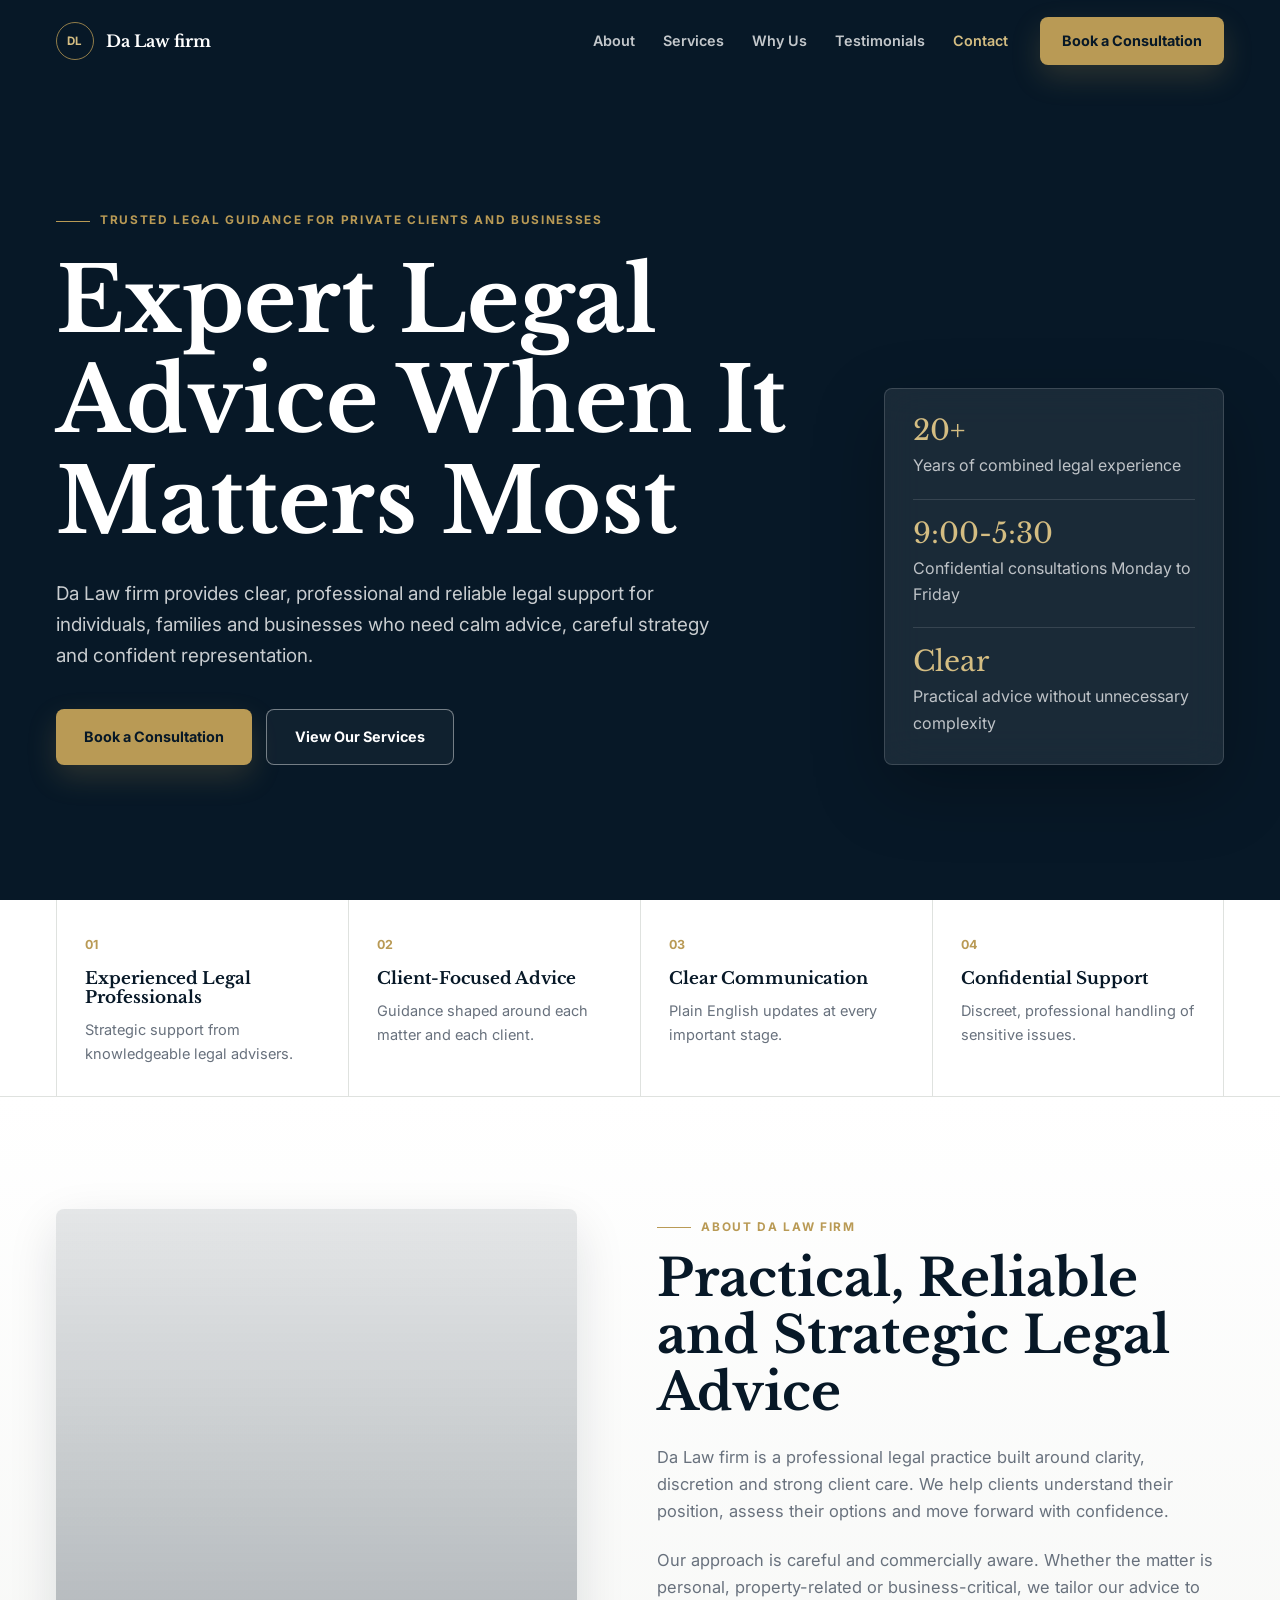
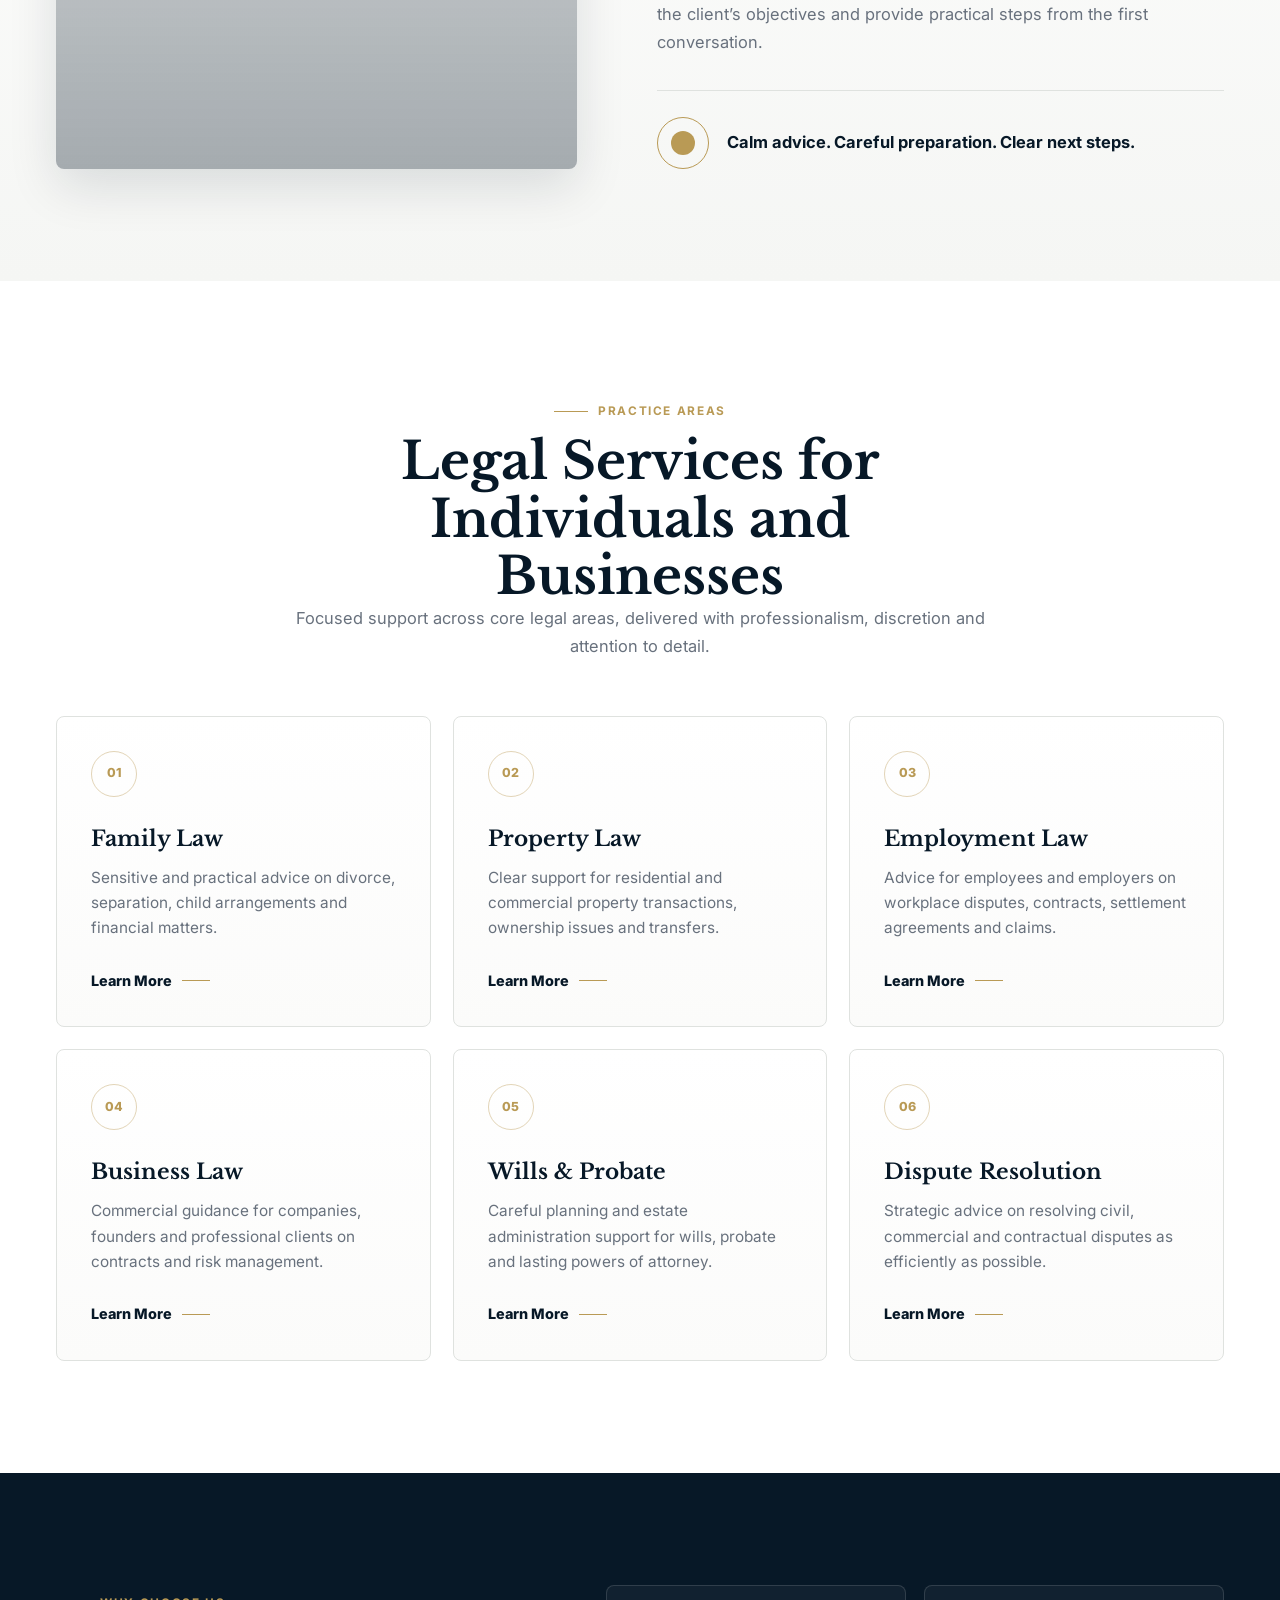
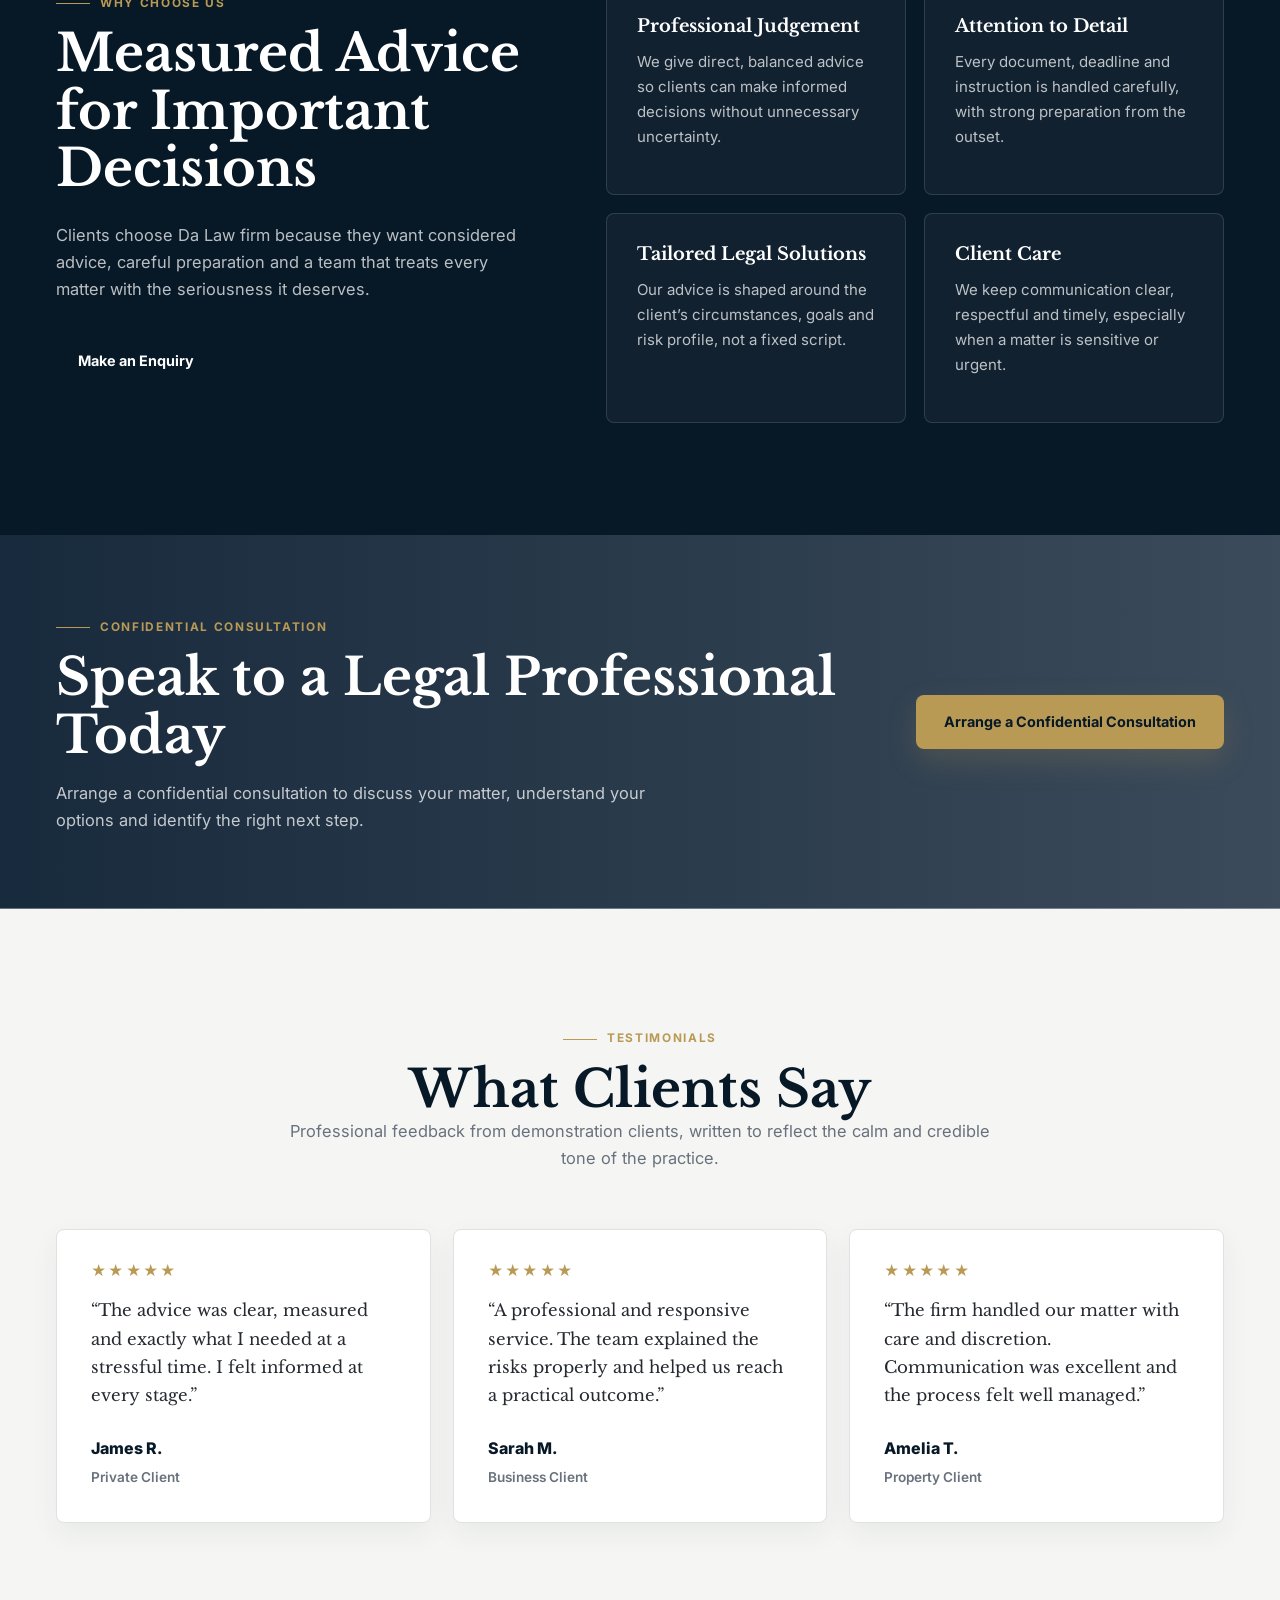
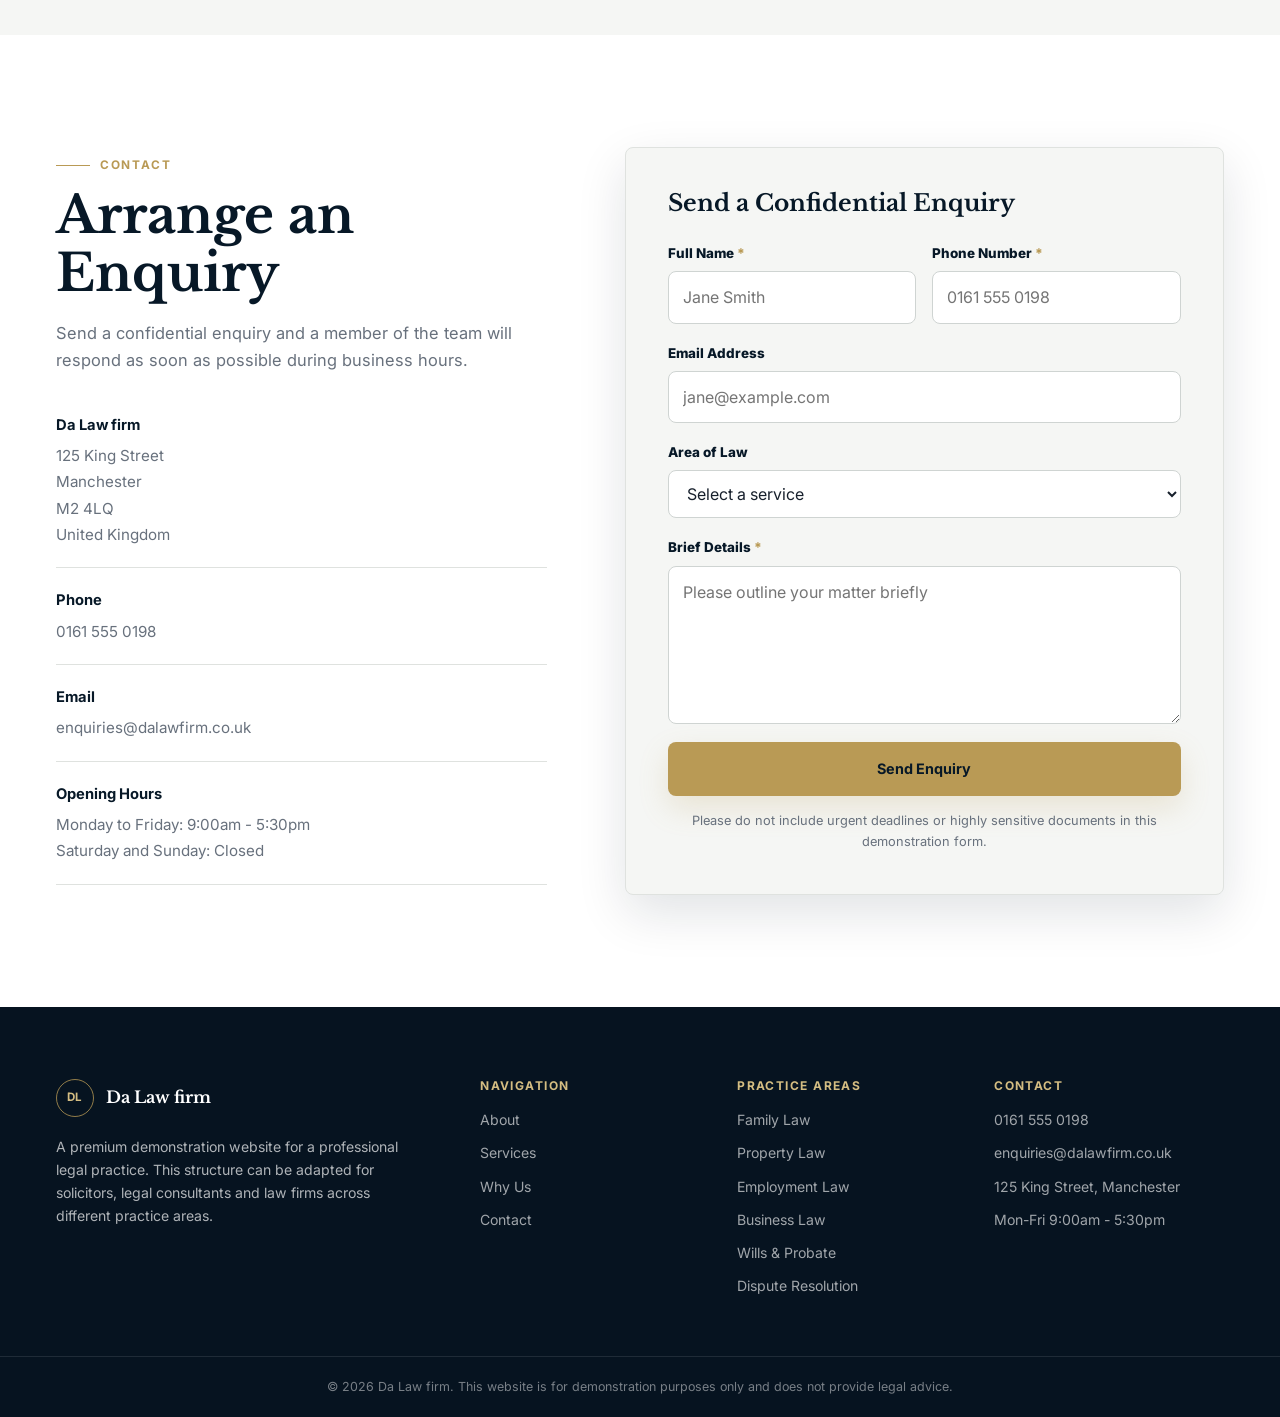
<file: index.html>
<!DOCTYPE html>
<html lang="en">
<head>
  <meta charset="UTF-8" />
  <meta name="viewport" content="width=device-width, initial-scale=1.0" />
  <meta name="description" content="Da Law firm provides clear, professional and reliable legal advice for individuals and businesses." />
  <title>Da Law firm | Professional Legal Advice</title>
  <link rel="icon" href="data:image/svg+xml,%3Csvg xmlns='http://www.w3.org/2000/svg' viewBox='0 0 64 64'%3E%3Crect width='64' height='64' rx='32' fill='%23071827'/%3E%3Ctext x='32' y='39' text-anchor='middle' font-family='Arial' font-size='18' font-weight='700' fill='%23d4bd82'%3EDL%3C/text%3E%3C/svg%3E" />
  <link rel="preconnect" href="https://fonts.googleapis.com" />
  <link rel="preconnect" href="https://fonts.gstatic.com" crossorigin />
  <link href="https://fonts.googleapis.com/css2?family=Inter:wght@400;500;600;700&family=Libre+Baskerville:wght@400;700&display=swap" rel="stylesheet" />
  <link rel="stylesheet" href="styles.css" />
</head>
<body>
  <header class="nav" id="nav">
    <div class="container nav__inner">
      <a href="#top" class="nav__logo" aria-label="Da Law firm home">
        <span class="nav__logo-mark">DL</span>
        <span>Da Law firm</span>
      </a>
      <nav class="nav__links" id="navLinks" aria-label="Primary navigation">
        <a href="#about">About</a>
        <a href="#services">Services</a>
        <a href="#why-us">Why Us</a>
        <a href="#testimonials">Testimonials</a>
        <a href="#contact">Contact</a>
      </nav>
      <a href="#consultation" class="btn btn--gold nav__cta">Book a Consultation</a>
      <button class="nav__burger" id="burger" type="button" aria-label="Open menu" aria-controls="navLinks" aria-expanded="false">
        <span></span><span></span><span></span>
      </button>
    </div>
  </header>

  <main id="top">
    <section class="hero" aria-labelledby="hero-title">
      <div class="hero__media" aria-hidden="true"></div>
      <div class="hero__overlay" aria-hidden="true"></div>
      <div class="container hero__inner">
        <div class="hero__content">
          <span class="eyebrow">Trusted legal guidance for private clients and businesses</span>
          <h1 id="hero-title">Expert Legal Advice When It Matters Most</h1>
          <p>
            Da Law firm provides clear, professional and reliable legal support for individuals,
            families and businesses who need calm advice, careful strategy and confident representation.
          </p>
          <div class="hero__actions">
            <a href="#consultation" class="btn btn--gold btn--lg">Book a Consultation</a>
            <a href="#services" class="btn btn--outline btn--lg">View Our Services</a>
          </div>
        </div>
        <aside class="hero__panel" aria-label="Firm highlights">
          <div>
            <span class="hero__metric">20+</span>
            <span>Years of combined legal experience</span>
          </div>
          <div>
            <span class="hero__metric">9:00-5:30</span>
            <span>Confidential consultations Monday to Friday</span>
          </div>
          <div>
            <span class="hero__metric">Clear</span>
            <span>Practical advice without unnecessary complexity</span>
          </div>
        </aside>
      </div>
    </section>

    <section class="trust-strip" aria-label="Trust indicators">
      <div class="container trust-strip__grid">
        <article>
          <span>01</span>
          <h2>Experienced Legal Professionals</h2>
          <p>Strategic support from knowledgeable legal advisers.</p>
        </article>
        <article>
          <span>02</span>
          <h2>Client-Focused Advice</h2>
          <p>Guidance shaped around each matter and each client.</p>
        </article>
        <article>
          <span>03</span>
          <h2>Clear Communication</h2>
          <p>Plain English updates at every important stage.</p>
        </article>
        <article>
          <span>04</span>
          <h2>Confidential Support</h2>
          <p>Discreet, professional handling of sensitive issues.</p>
        </article>
      </div>
    </section>

    <section class="section about" id="about">
      <div class="container about__grid">
        <div class="about__image" aria-label="Professional legal office meeting room"></div>
        <div class="about__content">
          <span class="eyebrow">About Da Law firm</span>
          <h2>Practical, Reliable and Strategic Legal Advice</h2>
          <p>
            Da Law firm is a professional legal practice built around clarity, discretion and strong client care.
            We help clients understand their position, assess their options and move forward with confidence.
          </p>
          <p>
            Our approach is careful and commercially aware. Whether the matter is personal, property-related or business-critical,
            we tailor our advice to the client’s objectives and provide practical steps from the first conversation.
          </p>
          <div class="about__signoff">
            <span></span>
            <p>Calm advice. Careful preparation. Clear next steps.</p>
          </div>
        </div>
      </div>
    </section>

    <section class="section services" id="services">
      <div class="container">
        <div class="section__header">
          <span class="eyebrow">Practice Areas</span>
          <h2>Legal Services for Individuals and Businesses</h2>
          <p>Focused support across core legal areas, delivered with professionalism, discretion and attention to detail.</p>
        </div>
        <div class="services__grid">
          <article class="service-card">
            <div class="service-card__icon" aria-hidden="true">01</div>
            <h3>Family Law</h3>
            <p>Sensitive and practical advice on divorce, separation, child arrangements and financial matters.</p>
            <a href="#consultation">Learn More</a>
          </article>
          <article class="service-card">
            <div class="service-card__icon" aria-hidden="true">02</div>
            <h3>Property Law</h3>
            <p>Clear support for residential and commercial property transactions, ownership issues and transfers.</p>
            <a href="#consultation">Learn More</a>
          </article>
          <article class="service-card">
            <div class="service-card__icon" aria-hidden="true">03</div>
            <h3>Employment Law</h3>
            <p>Advice for employees and employers on workplace disputes, contracts, settlement agreements and claims.</p>
            <a href="#consultation">Learn More</a>
          </article>
          <article class="service-card">
            <div class="service-card__icon" aria-hidden="true">04</div>
            <h3>Business Law</h3>
            <p>Commercial guidance for companies, founders and professional clients on contracts and risk management.</p>
            <a href="#consultation">Learn More</a>
          </article>
          <article class="service-card">
            <div class="service-card__icon" aria-hidden="true">05</div>
            <h3>Wills &amp; Probate</h3>
            <p>Careful planning and estate administration support for wills, probate and lasting powers of attorney.</p>
            <a href="#consultation">Learn More</a>
          </article>
          <article class="service-card">
            <div class="service-card__icon" aria-hidden="true">06</div>
            <h3>Dispute Resolution</h3>
            <p>Strategic advice on resolving civil, commercial and contractual disputes as efficiently as possible.</p>
            <a href="#consultation">Learn More</a>
          </article>
        </div>
      </div>
    </section>

    <section class="section why" id="why-us">
      <div class="container why__grid">
        <div>
          <span class="eyebrow">Why Choose Us</span>
          <h2>Measured Advice for Important Decisions</h2>
          <p>
            Clients choose Da Law firm because they want considered advice, careful preparation and a team that treats
            every matter with the seriousness it deserves.
          </p>
          <a href="#contact" class="btn btn--dark">Make an Enquiry</a>
        </div>
        <div class="why__list">
          <article>
            <h3>Professional Judgement</h3>
            <p>We give direct, balanced advice so clients can make informed decisions without unnecessary uncertainty.</p>
          </article>
          <article>
            <h3>Attention to Detail</h3>
            <p>Every document, deadline and instruction is handled carefully, with strong preparation from the outset.</p>
          </article>
          <article>
            <h3>Tailored Legal Solutions</h3>
            <p>Our advice is shaped around the client’s circumstances, goals and risk profile, not a fixed script.</p>
          </article>
          <article>
            <h3>Client Care</h3>
            <p>We keep communication clear, respectful and timely, especially when a matter is sensitive or urgent.</p>
          </article>
        </div>
      </div>
    </section>

    <section class="consultation" id="consultation">
      <div class="container consultation__inner">
        <div>
          <span class="eyebrow">Confidential Consultation</span>
          <h2>Speak to a Legal Professional Today</h2>
          <p>
            Arrange a confidential consultation to discuss your matter, understand your options and identify the right next step.
          </p>
        </div>
        <a href="#contact" class="btn btn--gold btn--lg">Arrange a Confidential Consultation</a>
      </div>
    </section>

    <section class="section testimonials" id="testimonials">
      <div class="container">
        <div class="section__header">
          <span class="eyebrow">Testimonials</span>
          <h2>What Clients Say</h2>
          <p>Professional feedback from demonstration clients, written to reflect the calm and credible tone of the practice.</p>
        </div>
        <div class="testimonials__viewport" aria-label="Client testimonials carousel">
          <div class="testimonials__grid" id="testimonialTrack">
          <article class="testimonial-card">
            <div class="testimonial-card__stars" aria-label="Five star review">★★★★★</div>
            <p>“The advice was clear, measured and exactly what I needed at a stressful time. I felt informed at every stage.”</p>
            <footer>James R. <span>Private Client</span></footer>
          </article>
          <article class="testimonial-card">
            <div class="testimonial-card__stars" aria-label="Five star review">★★★★★</div>
            <p>“A professional and responsive service. The team explained the risks properly and helped us reach a practical outcome.”</p>
            <footer>Sarah M. <span>Business Client</span></footer>
          </article>
          <article class="testimonial-card">
            <div class="testimonial-card__stars" aria-label="Five star review">★★★★★</div>
            <p>“The firm handled our matter with care and discretion. Communication was excellent and the process felt well managed.”</p>
            <footer>Amelia T. <span>Property Client</span></footer>
          </article>
          </div>
        </div>
        <div class="testimonial-controls" aria-label="Testimonial controls">
          <button class="testimonial-control" type="button" data-testimonial-prev aria-label="Previous testimonial">‹</button>
          <div class="testimonial-dots" role="tablist" aria-label="Choose testimonial"></div>
          <button class="testimonial-control" type="button" data-testimonial-next aria-label="Next testimonial">›</button>
        </div>
      </div>
    </section>

    <section class="section contact" id="contact">
      <div class="container contact__grid">
        <div class="contact__info">
          <span class="eyebrow">Contact</span>
          <h2>Arrange an Enquiry</h2>
          <p>
            Send a confidential enquiry and a member of the team will respond as soon as possible during business hours.
          </p>
          <ul class="contact__details">
            <li>
              <strong>Da Law firm</strong>
              <span>125 King Street<br />Manchester<br />M2 4LQ<br />United Kingdom</span>
            </li>
            <li>
              <strong>Phone</strong>
              <a href="tel:01615550198">0161 555 0198</a>
            </li>
            <li>
              <strong>Email</strong>
              <a href="mailto:enquiries@dalawfirm.co.uk">enquiries@dalawfirm.co.uk</a>
            </li>
            <li>
              <strong>Opening Hours</strong>
              <span>Monday to Friday: 9:00am - 5:30pm<br />Saturday and Sunday: Closed</span>
            </li>
          </ul>
        </div>

        <form class="contact__form" id="enquiryForm" novalidate>
          <h3>Send a Confidential Enquiry</h3>
          <div class="form-row">
            <div class="form-group">
              <label for="fullName">Full Name <span>*</span></label>
              <input type="text" id="fullName" name="fullName" placeholder="Jane Smith" required />
            </div>
            <div class="form-group">
              <label for="phone">Phone Number <span>*</span></label>
              <input type="tel" id="phone" name="phone" placeholder="0161 555 0198" required />
            </div>
          </div>
          <div class="form-group">
            <label for="email">Email Address</label>
            <input type="email" id="email" name="email" placeholder="jane@example.com" />
          </div>
          <div class="form-group">
            <label for="areaOfLaw">Area of Law</label>
            <select id="areaOfLaw" name="areaOfLaw">
              <option value="" disabled selected>Select a service</option>
              <option>Family Law</option>
              <option>Property Law</option>
              <option>Employment Law</option>
              <option>Business Law</option>
              <option>Wills &amp; Probate</option>
              <option>Dispute Resolution</option>
              <option>Other</option>
            </select>
          </div>
          <div class="form-group">
            <label for="details">Brief Details <span>*</span></label>
            <textarea id="details" name="details" rows="5" placeholder="Please outline your matter briefly" required></textarea>
          </div>
          <button type="submit" class="btn btn--gold btn--full">Send Enquiry</button>
          <p class="form__note">Please do not include urgent deadlines or highly sensitive documents in this demonstration form.</p>
        </form>
      </div>
    </section>
  </main>

  <footer class="footer">
    <div class="container footer__inner">
      <div class="footer__brand">
        <a href="#top" class="nav__logo">
          <span class="nav__logo-mark">DL</span>
          <span>Da Law firm</span>
        </a>
        <p>
          A premium demonstration website for a professional legal practice. This structure can be adapted for solicitors,
          legal consultants and law firms across different practice areas.
        </p>
      </div>
      <div class="footer__links">
        <h2>Navigation</h2>
        <a href="#about">About</a>
        <a href="#services">Services</a>
        <a href="#why-us">Why Us</a>
        <a href="#contact">Contact</a>
      </div>
      <div class="footer__links">
        <h2>Practice Areas</h2>
        <a href="#services">Family Law</a>
        <a href="#services">Property Law</a>
        <a href="#services">Employment Law</a>
        <a href="#services">Business Law</a>
        <a href="#services">Wills &amp; Probate</a>
        <a href="#services">Dispute Resolution</a>
      </div>
      <div class="footer__links">
        <h2>Contact</h2>
        <a href="tel:01615550198">0161 555 0198</a>
        <a href="mailto:enquiries@dalawfirm.co.uk">enquiries@dalawfirm.co.uk</a>
        <span>125 King Street, Manchester</span>
        <span>Mon-Fri 9:00am - 5:30pm</span>
      </div>
    </div>
    <div class="footer__bottom">
      <div class="container">
        <p>© 2026 Da Law firm. This website is for demonstration purposes only and does not provide legal advice.</p>
      </div>
    </div>
  </footer>

  <script src="main.js"></script>
</body>
</html>
</file>
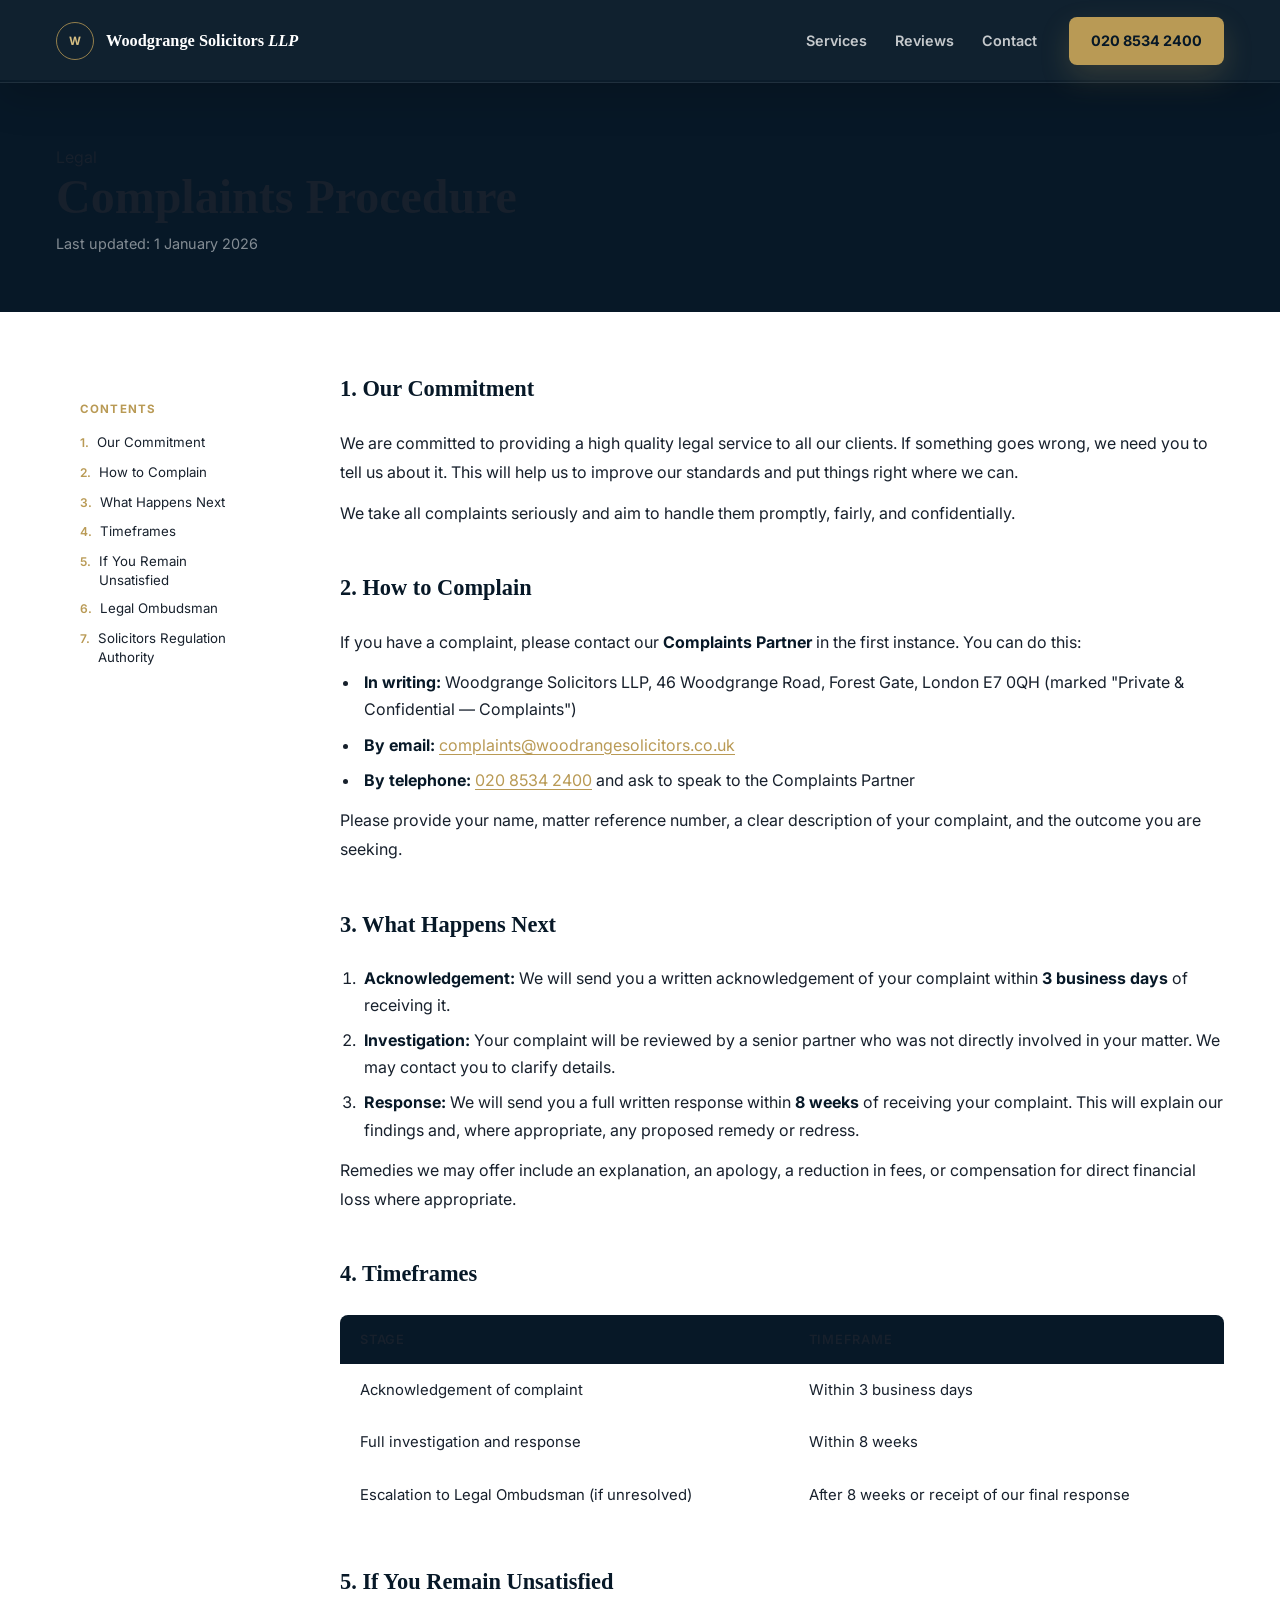
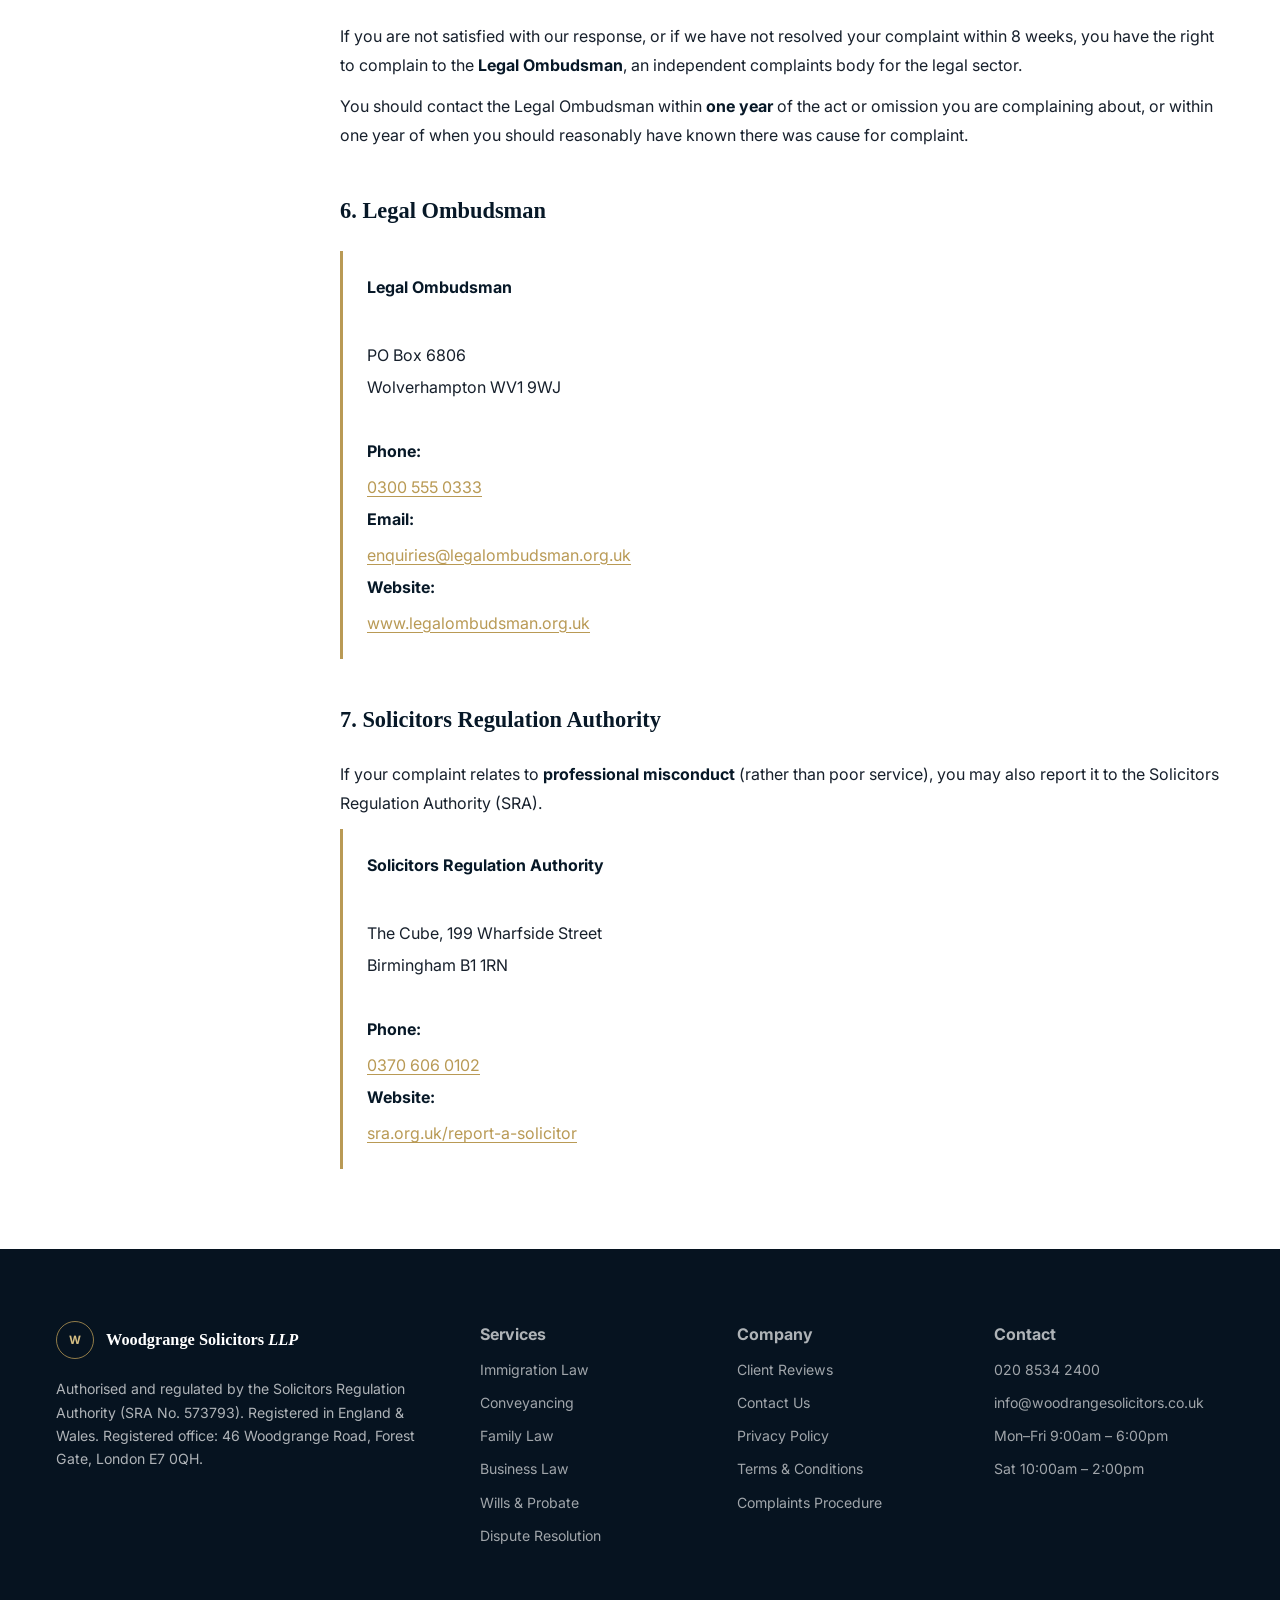
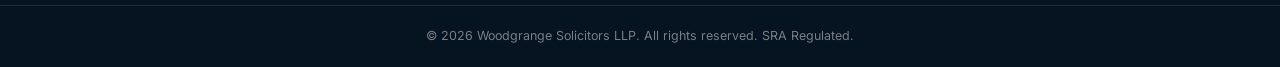
<file: complaints.html>
<!DOCTYPE html>
<html lang="en">
<head>
  <meta charset="UTF-8" />
  <meta name="viewport" content="width=device-width, initial-scale=1.0" />
  <title>Complaints Procedure — Woodgrange Solicitors LLP</title>
  <link rel="preconnect" href="https://fonts.googleapis.com" />
  <link rel="preconnect" href="https://fonts.gstatic.com" crossorigin />
  <link href="https://fonts.googleapis.com/css2?family=Playfair+Display:ital,wght@0,400;0,600;0,700;1,400&family=Inter:wght@300;400;500;600&display=swap" rel="stylesheet" />
  <link rel="stylesheet" href="styles.css" />
  <link rel="stylesheet" href="policy.css" />
</head>
<body>

  <header class="nav scrolled" id="nav">
    <div class="container nav__inner">
      <a href="index.html" class="nav__logo">
        <span class="nav__logo-mark">W</span>
        <span>Woodgrange Solicitors <em>LLP</em></span>
      </a>
      <nav class="nav__links">
        <a href="index.html#services">Services</a>
        <a href="index.html#reviews">Reviews</a>
        <a href="index.html#contact">Contact</a>
      </nav>
      <a href="tel:02085342400" class="btn btn--gold nav__cta">020 8534 2400</a>
    </div>
  </header>

  <main class="policy-page">
    <div class="policy-hero">
      <div class="container">
        <span class="label">Legal</span>
        <h1>Complaints Procedure</h1>
        <p>Last updated: 1 January 2026</p>
      </div>
    </div>

    <div class="container policy-body">
      <aside class="policy-toc">
        <h4>Contents</h4>
        <ol>
          <li><a href="#our-commitment">Our Commitment</a></li>
          <li><a href="#how-to-complain">How to Complain</a></li>
          <li><a href="#what-happens-next">What Happens Next</a></li>
          <li><a href="#timeframes">Timeframes</a></li>
          <li><a href="#if-unsatisfied">If You Remain Unsatisfied</a></li>
          <li><a href="#le">Legal Ombudsman</a></li>
          <li><a href="#sra">Solicitors Regulation Authority</a></li>
        </ol>
      </aside>

      <article class="policy-content">

        <section id="our-commitment">
          <h2>1. Our Commitment</h2>
          <p>We are committed to providing a high quality legal service to all our clients. If something goes wrong, we need you to tell us about it. This will help us to improve our standards and put things right where we can.</p>
          <p>We take all complaints seriously and aim to handle them promptly, fairly, and confidentially.</p>
        </section>

        <section id="how-to-complain">
          <h2>2. How to Complain</h2>
          <p>If you have a complaint, please contact our <strong>Complaints Partner</strong> in the first instance. You can do this:</p>
          <ul>
            <li><strong>In writing:</strong> Woodgrange Solicitors LLP, 46 Woodgrange Road, Forest Gate, London E7 0QH (marked "Private &amp; Confidential — Complaints")</li>
            <li><strong>By email:</strong> <a href="mailto:complaints@woodrangesolicitors.co.uk">complaints@woodrangesolicitors.co.uk</a></li>
            <li><strong>By telephone:</strong> <a href="tel:02085342400">020 8534 2400</a> and ask to speak to the Complaints Partner</li>
          </ul>
          <p>Please provide your name, matter reference number, a clear description of your complaint, and the outcome you are seeking.</p>
        </section>

        <section id="what-happens-next">
          <h2>3. What Happens Next</h2>
          <ol>
            <li><strong>Acknowledgement:</strong> We will send you a written acknowledgement of your complaint within <strong>3 business days</strong> of receiving it.</li>
            <li><strong>Investigation:</strong> Your complaint will be reviewed by a senior partner who was not directly involved in your matter. We may contact you to clarify details.</li>
            <li><strong>Response:</strong> We will send you a full written response within <strong>8 weeks</strong> of receiving your complaint. This will explain our findings and, where appropriate, any proposed remedy or redress.</li>
          </ol>
          <p>Remedies we may offer include an explanation, an apology, a reduction in fees, or compensation for direct financial loss where appropriate.</p>
        </section>

        <section id="timeframes">
          <h2>4. Timeframes</h2>
          <div class="policy-table">
            <table>
              <thead>
                <tr>
                  <th>Stage</th>
                  <th>Timeframe</th>
                </tr>
              </thead>
              <tbody>
                <tr>
                  <td>Acknowledgement of complaint</td>
                  <td>Within 3 business days</td>
                </tr>
                <tr>
                  <td>Full investigation and response</td>
                  <td>Within 8 weeks</td>
                </tr>
                <tr>
                  <td>Escalation to Legal Ombudsman (if unresolved)</td>
                  <td>After 8 weeks or receipt of our final response</td>
                </tr>
              </tbody>
            </table>
          </div>
        </section>

        <section id="if-unsatisfied">
          <h2>5. If You Remain Unsatisfied</h2>
          <p>If you are not satisfied with our response, or if we have not resolved your complaint within 8 weeks, you have the right to complain to the <strong>Legal Ombudsman</strong>, an independent complaints body for the legal sector.</p>
          <p>You should contact the Legal Ombudsman within <strong>one year</strong> of the act or omission you are complaining about, or within one year of when you should reasonably have known there was cause for complaint.</p>
        </section>

        <section id="le">
          <h2>6. Legal Ombudsman</h2>
          <address>
            <strong>Legal Ombudsman</strong><br />
            PO Box 6806<br />
            Wolverhampton WV1 9WJ<br /><br />
            <strong>Phone:</strong> <a href="tel:03005550333">0300 555 0333</a><br />
            <strong>Email:</strong> <a href="mailto:enquiries@legalombudsman.org.uk">enquiries@legalombudsman.org.uk</a><br />
            <strong>Website:</strong> <a href="https://www.legalombudsman.org.uk" target="_blank" rel="noopener">www.legalombudsman.org.uk</a>
          </address>
        </section>

        <section id="sra">
          <h2>7. Solicitors Regulation Authority</h2>
          <p>If your complaint relates to <strong>professional misconduct</strong> (rather than poor service), you may also report it to the Solicitors Regulation Authority (SRA).</p>
          <address>
            <strong>Solicitors Regulation Authority</strong><br />
            The Cube, 199 Wharfside Street<br />
            Birmingham B1 1RN<br /><br />
            <strong>Phone:</strong> <a href="tel:03706060102">0370 606 0102</a><br />
            <strong>Website:</strong> <a href="https://www.sra.org.uk/consumers/problems/report-solicitor/" target="_blank" rel="noopener">sra.org.uk/report-a-solicitor</a>
          </address>
        </section>

      </article>
    </div>
  </main>

  <footer class="footer">
    <div class="container footer__inner">
      <div class="footer__brand">
        <a href="index.html" class="nav__logo">
          <span class="nav__logo-mark">W</span>
          <span>Woodgrange Solicitors <em>LLP</em></span>
        </a>
        <p>Authorised and regulated by the Solicitors Regulation Authority (SRA No. 573793). Registered in England &amp; Wales. Registered office: 46 Woodgrange Road, Forest Gate, London E7 0QH.</p>
      </div>
      <div class="footer__links">
        <h4>Services</h4>
        <a href="index.html#service-immigration">Immigration Law</a>
        <a href="index.html#service-conveyancing">Conveyancing</a>
        <a href="index.html#service-family">Family Law</a>
        <a href="index.html#service-business">Business Law</a>
        <a href="index.html#service-wills">Wills &amp; Probate</a>
        <a href="index.html#service-litigation">Dispute Resolution</a>
      </div>
      <div class="footer__links">
        <h4>Company</h4>
        <a href="index.html#reviews">Client Reviews</a>
        <a href="index.html#contact">Contact Us</a>
        <a href="privacy-policy.html">Privacy Policy</a>
        <a href="terms.html">Terms &amp; Conditions</a>
        <a href="complaints.html">Complaints Procedure</a>
      </div>
      <div class="footer__links">
        <h4>Contact</h4>
        <a href="tel:02085342400">020 8534 2400</a>
        <a href="mailto:info@woodrangesolicitors.co.uk">info@woodrangesolicitors.co.uk</a>
        <span>Mon–Fri 9:00am – 6:00pm</span>
        <span>Sat 10:00am – 2:00pm</span>
      </div>
    </div>
    <div class="footer__bottom">
      <div class="container">
        <p>© 2026 Woodgrange Solicitors LLP. All rights reserved. SRA Regulated.</p>
      </div>
    </div>
  </footer>

</body>
</html>
</file>
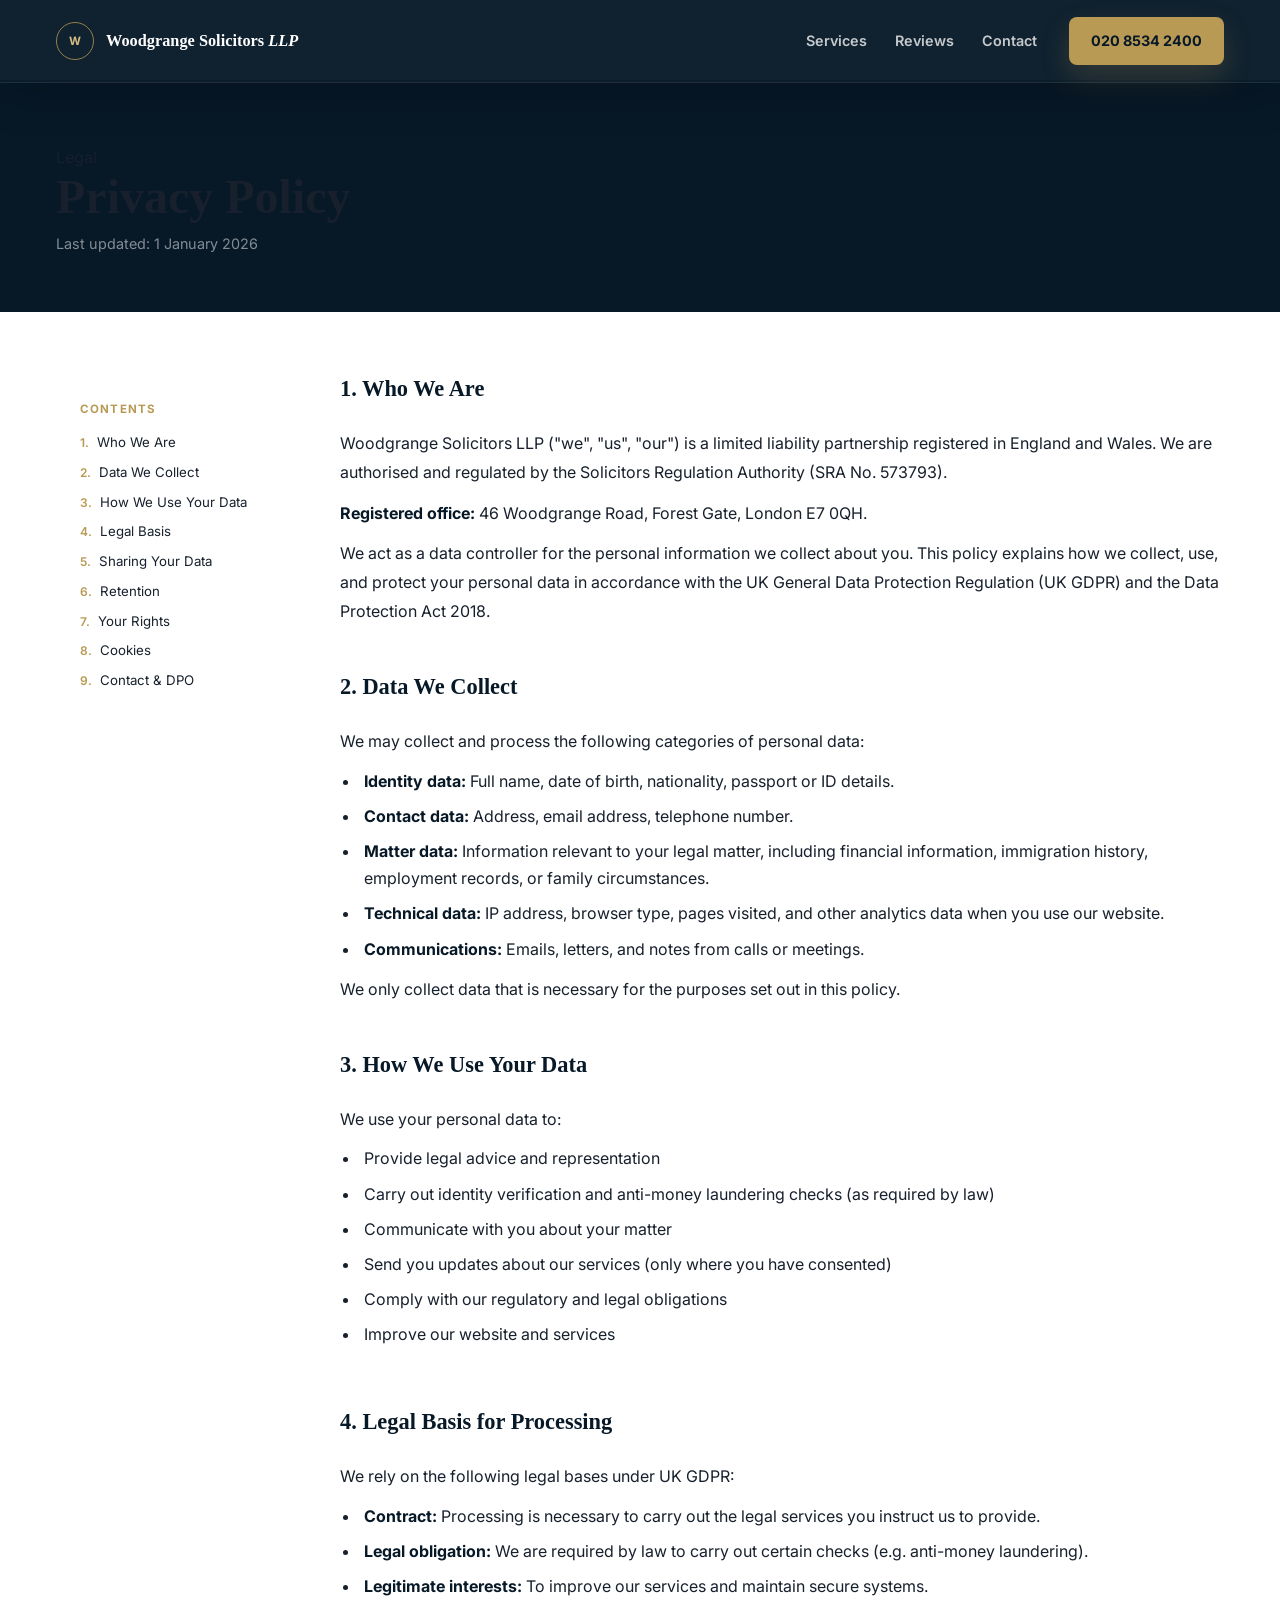
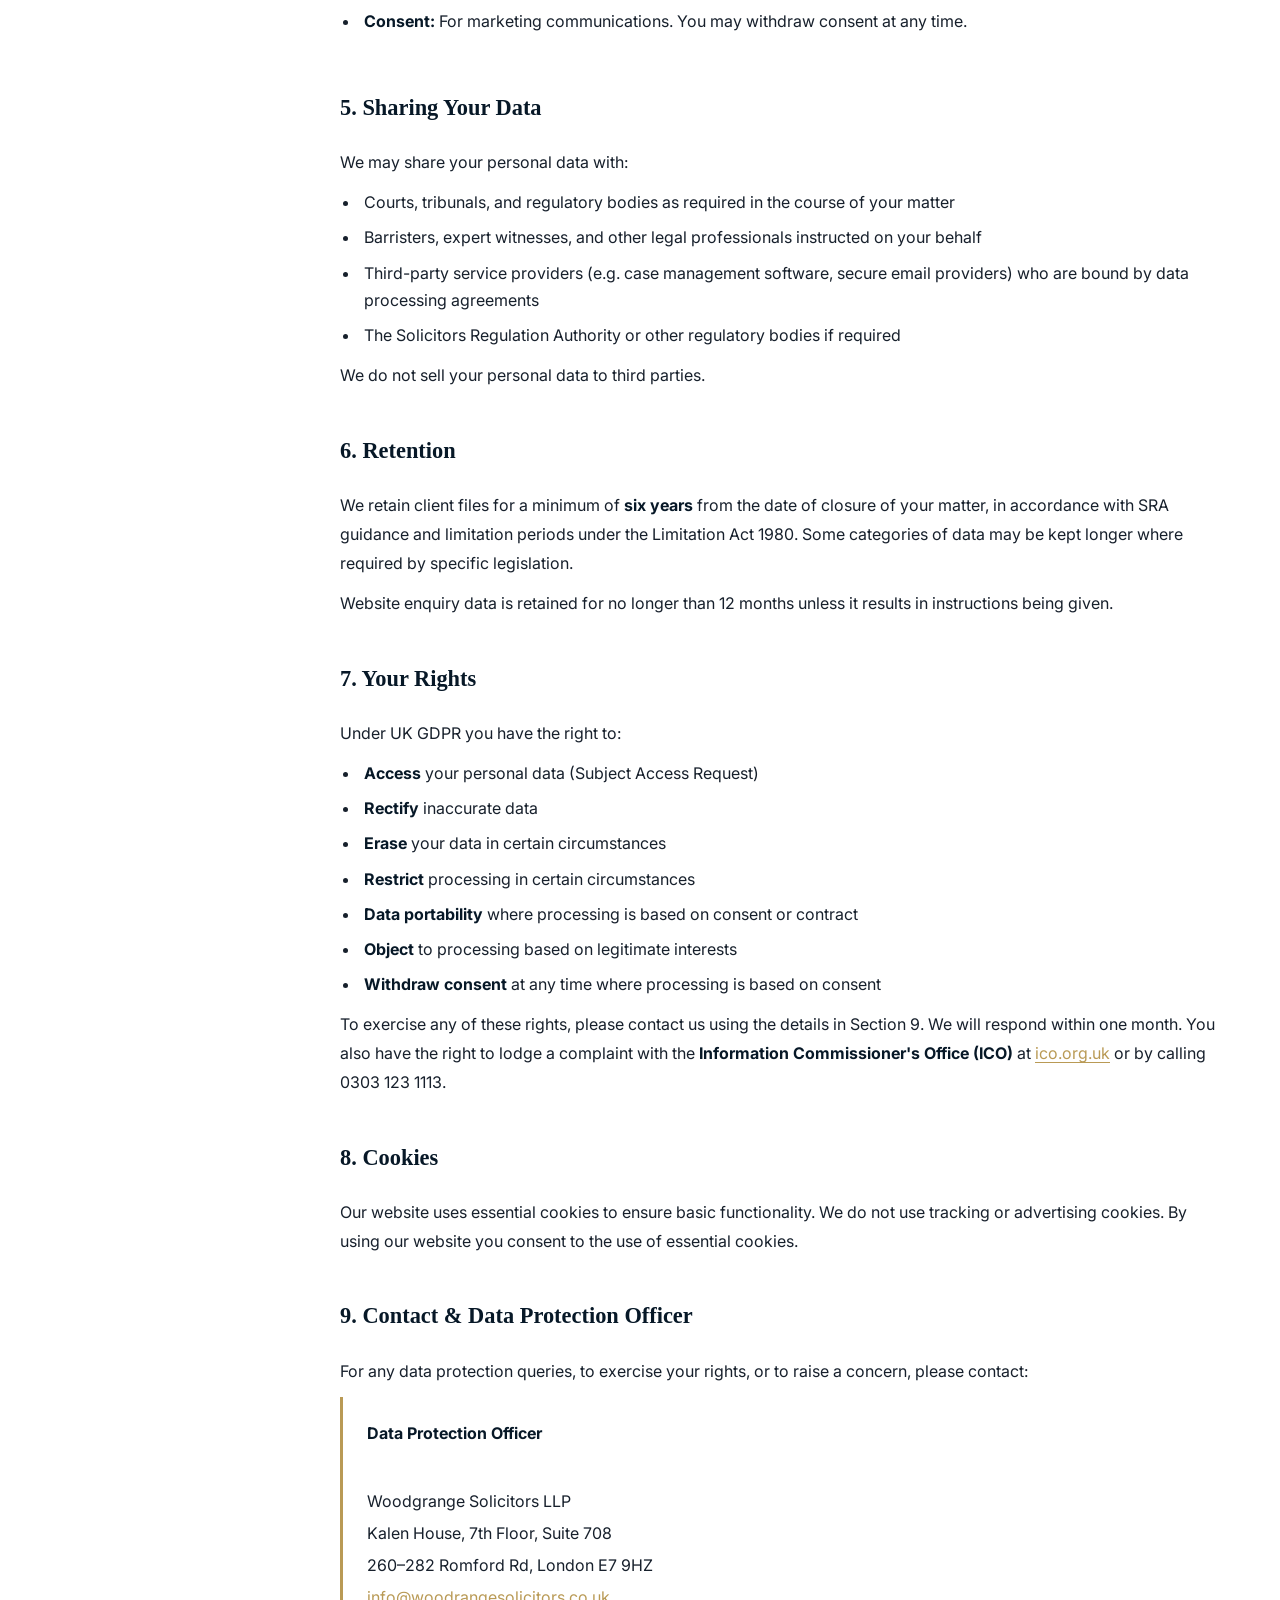
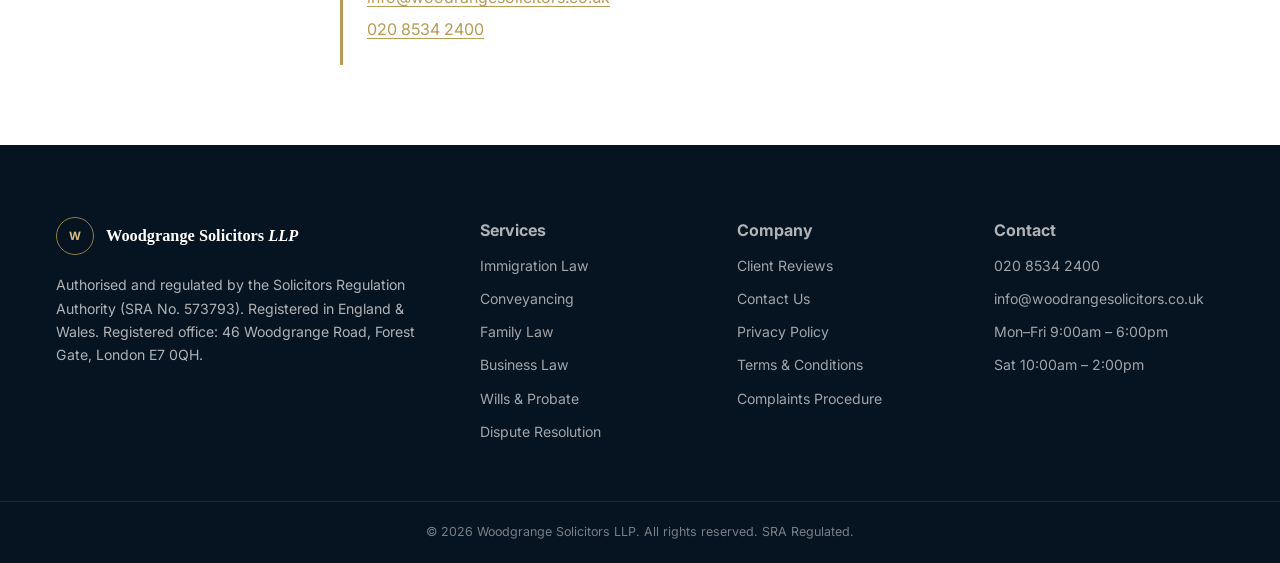
<file: privacy-policy.html>
<!DOCTYPE html>
<html lang="en">
<head>
  <meta charset="UTF-8" />
  <meta name="viewport" content="width=device-width, initial-scale=1.0" />
  <title>Privacy Policy — Woodgrange Solicitors LLP</title>
  <link rel="preconnect" href="https://fonts.googleapis.com" />
  <link rel="preconnect" href="https://fonts.gstatic.com" crossorigin />
  <link href="https://fonts.googleapis.com/css2?family=Playfair+Display:ital,wght@0,400;0,600;0,700;1,400&family=Inter:wght@300;400;500;600&display=swap" rel="stylesheet" />
  <link rel="stylesheet" href="styles.css" />
  <link rel="stylesheet" href="policy.css" />
</head>
<body>

  <header class="nav scrolled" id="nav">
    <div class="container nav__inner">
      <a href="index.html" class="nav__logo">
        <span class="nav__logo-mark">W</span>
        <span>Woodgrange Solicitors <em>LLP</em></span>
      </a>
      <nav class="nav__links">
        <a href="index.html#services">Services</a>
        <a href="index.html#reviews">Reviews</a>
        <a href="index.html#contact">Contact</a>
      </nav>
      <a href="tel:02085342400" class="btn btn--gold nav__cta">020 8534 2400</a>
    </div>
  </header>

  <main class="policy-page">
    <div class="policy-hero">
      <div class="container">
        <span class="label">Legal</span>
        <h1>Privacy Policy</h1>
        <p>Last updated: 1 January 2026</p>
      </div>
    </div>

    <div class="container policy-body">
      <aside class="policy-toc">
        <h4>Contents</h4>
        <ol>
          <li><a href="#who-we-are">Who We Are</a></li>
          <li><a href="#data-we-collect">Data We Collect</a></li>
          <li><a href="#how-we-use">How We Use Your Data</a></li>
          <li><a href="#legal-basis">Legal Basis</a></li>
          <li><a href="#sharing">Sharing Your Data</a></li>
          <li><a href="#retention">Retention</a></li>
          <li><a href="#your-rights">Your Rights</a></li>
          <li><a href="#cookies">Cookies</a></li>
          <li><a href="#contact-dpo">Contact &amp; DPO</a></li>
        </ol>
      </aside>

      <article class="policy-content">

        <section id="who-we-are">
          <h2>1. Who We Are</h2>
          <p>Woodgrange Solicitors LLP ("we", "us", "our") is a limited liability partnership registered in England and Wales. We are authorised and regulated by the Solicitors Regulation Authority (SRA No. 573793).</p>
          <p><strong>Registered office:</strong> 46 Woodgrange Road, Forest Gate, London E7 0QH.</p>
          <p>We act as a data controller for the personal information we collect about you. This policy explains how we collect, use, and protect your personal data in accordance with the UK General Data Protection Regulation (UK GDPR) and the Data Protection Act 2018.</p>
        </section>

        <section id="data-we-collect">
          <h2>2. Data We Collect</h2>
          <p>We may collect and process the following categories of personal data:</p>
          <ul>
            <li><strong>Identity data:</strong> Full name, date of birth, nationality, passport or ID details.</li>
            <li><strong>Contact data:</strong> Address, email address, telephone number.</li>
            <li><strong>Matter data:</strong> Information relevant to your legal matter, including financial information, immigration history, employment records, or family circumstances.</li>
            <li><strong>Technical data:</strong> IP address, browser type, pages visited, and other analytics data when you use our website.</li>
            <li><strong>Communications:</strong> Emails, letters, and notes from calls or meetings.</li>
          </ul>
          <p>We only collect data that is necessary for the purposes set out in this policy.</p>
        </section>

        <section id="how-we-use">
          <h2>3. How We Use Your Data</h2>
          <p>We use your personal data to:</p>
          <ul>
            <li>Provide legal advice and representation</li>
            <li>Carry out identity verification and anti-money laundering checks (as required by law)</li>
            <li>Communicate with you about your matter</li>
            <li>Send you updates about our services (only where you have consented)</li>
            <li>Comply with our regulatory and legal obligations</li>
            <li>Improve our website and services</li>
          </ul>
        </section>

        <section id="legal-basis">
          <h2>4. Legal Basis for Processing</h2>
          <p>We rely on the following legal bases under UK GDPR:</p>
          <ul>
            <li><strong>Contract:</strong> Processing is necessary to carry out the legal services you instruct us to provide.</li>
            <li><strong>Legal obligation:</strong> We are required by law to carry out certain checks (e.g. anti-money laundering).</li>
            <li><strong>Legitimate interests:</strong> To improve our services and maintain secure systems.</li>
            <li><strong>Consent:</strong> For marketing communications. You may withdraw consent at any time.</li>
          </ul>
        </section>

        <section id="sharing">
          <h2>5. Sharing Your Data</h2>
          <p>We may share your personal data with:</p>
          <ul>
            <li>Courts, tribunals, and regulatory bodies as required in the course of your matter</li>
            <li>Barristers, expert witnesses, and other legal professionals instructed on your behalf</li>
            <li>Third-party service providers (e.g. case management software, secure email providers) who are bound by data processing agreements</li>
            <li>The Solicitors Regulation Authority or other regulatory bodies if required</li>
          </ul>
          <p>We do not sell your personal data to third parties.</p>
        </section>

        <section id="retention">
          <h2>6. Retention</h2>
          <p>We retain client files for a minimum of <strong>six years</strong> from the date of closure of your matter, in accordance with SRA guidance and limitation periods under the Limitation Act 1980. Some categories of data may be kept longer where required by specific legislation.</p>
          <p>Website enquiry data is retained for no longer than 12 months unless it results in instructions being given.</p>
        </section>

        <section id="your-rights">
          <h2>7. Your Rights</h2>
          <p>Under UK GDPR you have the right to:</p>
          <ul>
            <li><strong>Access</strong> your personal data (Subject Access Request)</li>
            <li><strong>Rectify</strong> inaccurate data</li>
            <li><strong>Erase</strong> your data in certain circumstances</li>
            <li><strong>Restrict</strong> processing in certain circumstances</li>
            <li><strong>Data portability</strong> where processing is based on consent or contract</li>
            <li><strong>Object</strong> to processing based on legitimate interests</li>
            <li><strong>Withdraw consent</strong> at any time where processing is based on consent</li>
          </ul>
          <p>To exercise any of these rights, please contact us using the details in Section 9. We will respond within one month. You also have the right to lodge a complaint with the <strong>Information Commissioner's Office (ICO)</strong> at <a href="https://ico.org.uk" target="_blank" rel="noopener">ico.org.uk</a> or by calling 0303 123 1113.</p>
        </section>

        <section id="cookies">
          <h2>8. Cookies</h2>
          <p>Our website uses essential cookies to ensure basic functionality. We do not use tracking or advertising cookies. By using our website you consent to the use of essential cookies.</p>
        </section>

        <section id="contact-dpo">
          <h2>9. Contact &amp; Data Protection Officer</h2>
          <p>For any data protection queries, to exercise your rights, or to raise a concern, please contact:</p>
          <address>
            <strong>Data Protection Officer</strong><br />
            Woodgrange Solicitors LLP<br />
            Kalen House, 7th Floor, Suite 708<br />
            260–282 Romford Rd, London E7 9HZ<br />
            <a href="mailto:info@woodrangesolicitors.co.uk">info@woodrangesolicitors.co.uk</a><br />
            <a href="tel:02085342400">020 8534 2400</a>
          </address>
        </section>

      </article>
    </div>
  </main>

  <footer class="footer">
    <div class="container footer__inner">
      <div class="footer__brand">
        <a href="index.html" class="nav__logo">
          <span class="nav__logo-mark">W</span>
          <span>Woodgrange Solicitors <em>LLP</em></span>
        </a>
        <p>Authorised and regulated by the Solicitors Regulation Authority (SRA No. 573793). Registered in England &amp; Wales. Registered office: 46 Woodgrange Road, Forest Gate, London E7 0QH.</p>
      </div>
      <div class="footer__links">
        <h4>Services</h4>
        <a href="index.html#service-immigration">Immigration Law</a>
        <a href="index.html#service-conveyancing">Conveyancing</a>
        <a href="index.html#service-family">Family Law</a>
        <a href="index.html#service-business">Business Law</a>
        <a href="index.html#service-wills">Wills &amp; Probate</a>
        <a href="index.html#service-litigation">Dispute Resolution</a>
      </div>
      <div class="footer__links">
        <h4>Company</h4>
        <a href="index.html#reviews">Client Reviews</a>
        <a href="index.html#contact">Contact Us</a>
        <a href="privacy-policy.html">Privacy Policy</a>
        <a href="terms.html">Terms &amp; Conditions</a>
        <a href="complaints.html">Complaints Procedure</a>
      </div>
      <div class="footer__links">
        <h4>Contact</h4>
        <a href="tel:02085342400">020 8534 2400</a>
        <a href="mailto:info@woodrangesolicitors.co.uk">info@woodrangesolicitors.co.uk</a>
        <span>Mon–Fri 9:00am – 6:00pm</span>
        <span>Sat 10:00am – 2:00pm</span>
      </div>
    </div>
    <div class="footer__bottom">
      <div class="container">
        <p>© 2026 Woodgrange Solicitors LLP. All rights reserved. SRA Regulated.</p>
      </div>
    </div>
  </footer>

</body>
</html>
</file>
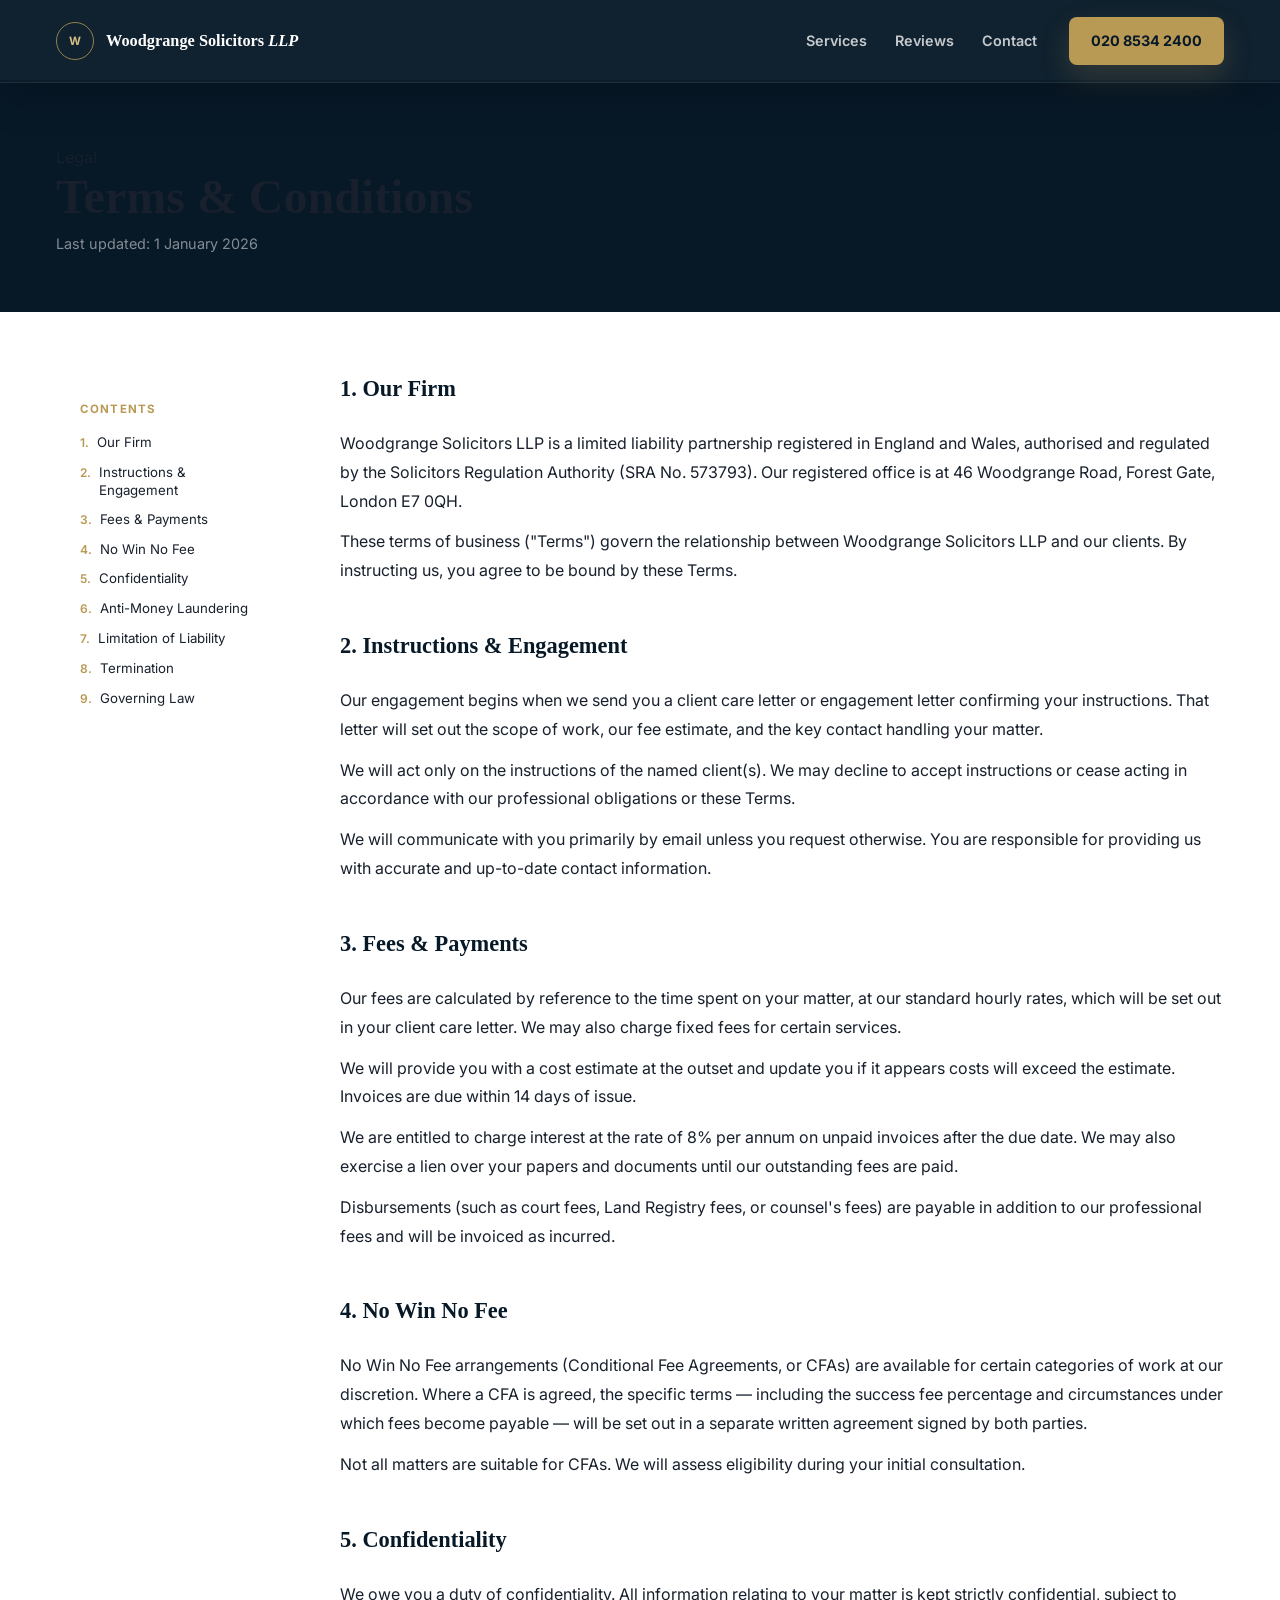
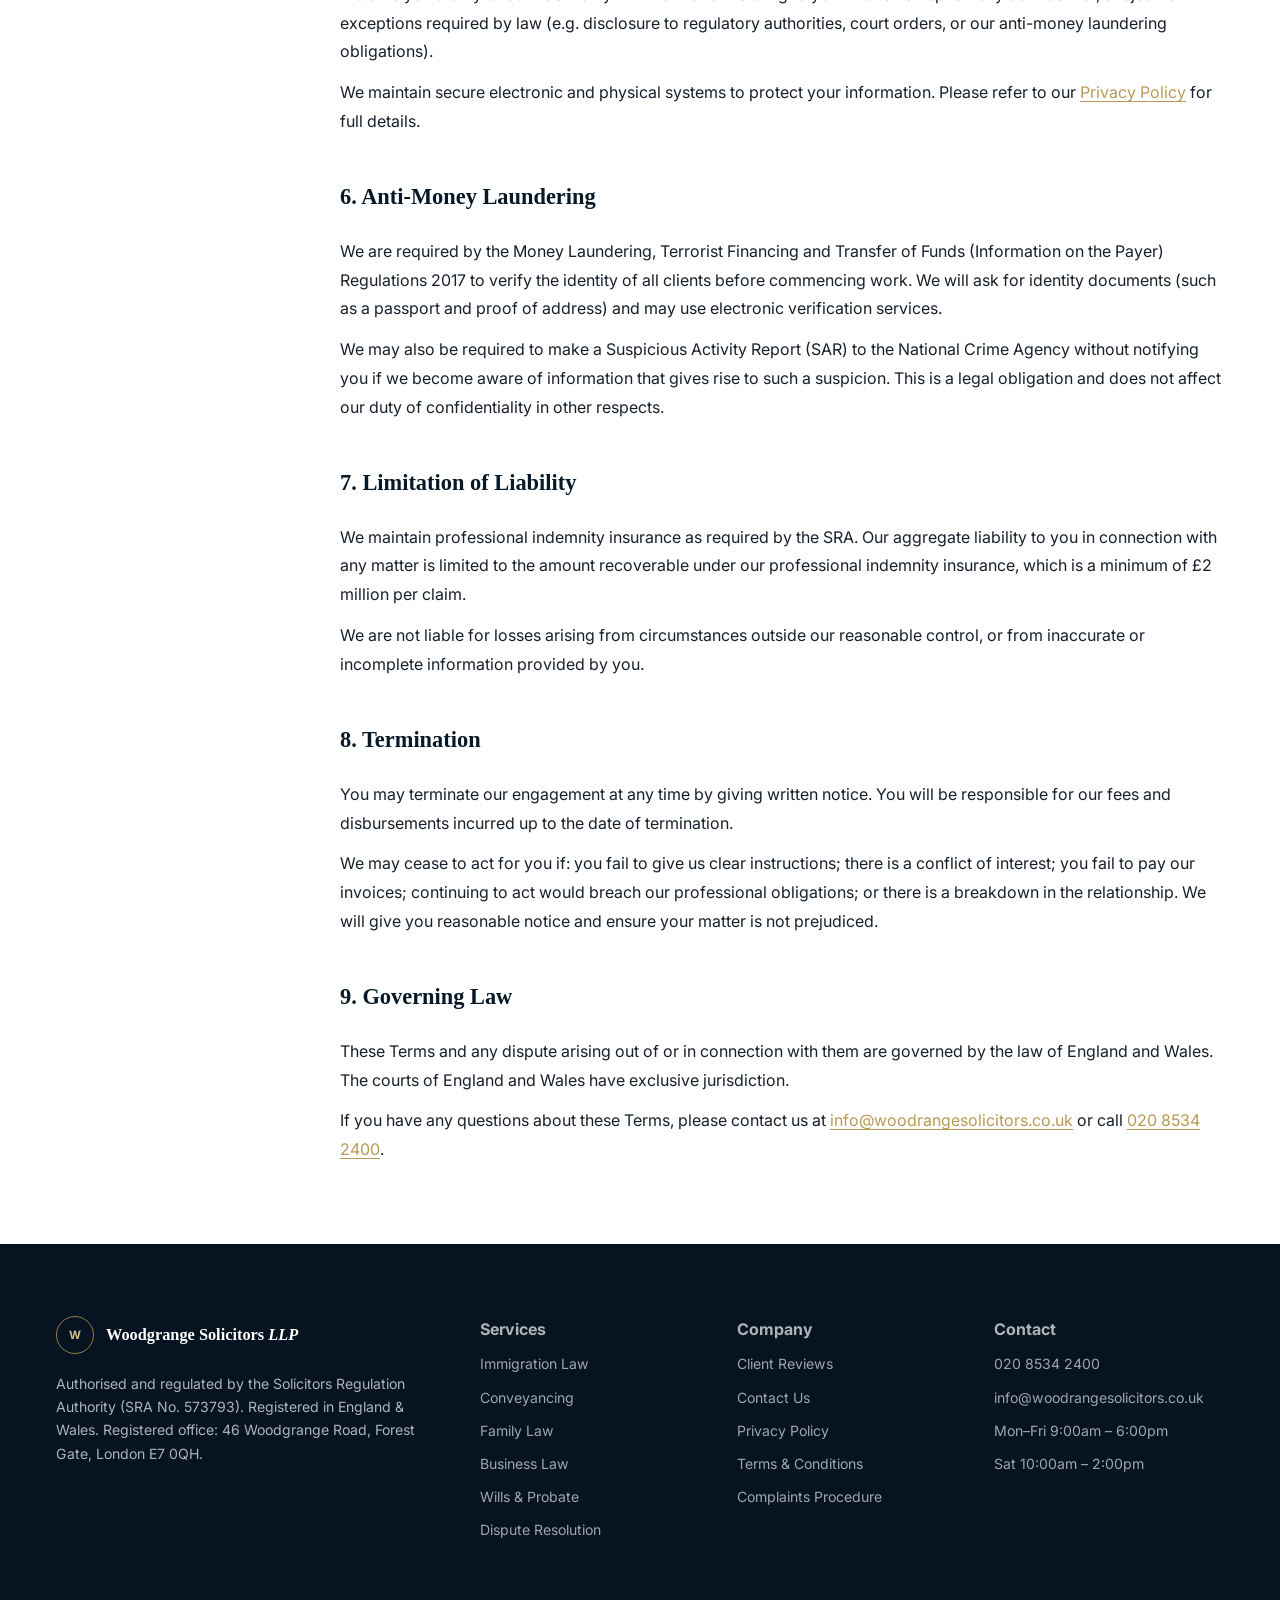
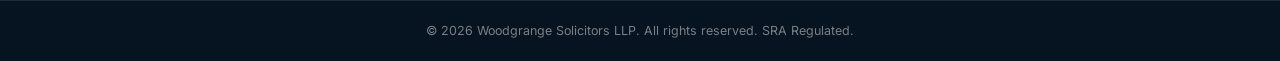
<file: terms.html>
<!DOCTYPE html>
<html lang="en">
<head>
  <meta charset="UTF-8" />
  <meta name="viewport" content="width=device-width, initial-scale=1.0" />
  <title>Terms &amp; Conditions — Woodgrange Solicitors LLP</title>
  <link rel="preconnect" href="https://fonts.googleapis.com" />
  <link rel="preconnect" href="https://fonts.gstatic.com" crossorigin />
  <link href="https://fonts.googleapis.com/css2?family=Playfair+Display:ital,wght@0,400;0,600;0,700;1,400&family=Inter:wght@300;400;500;600&display=swap" rel="stylesheet" />
  <link rel="stylesheet" href="styles.css" />
  <link rel="stylesheet" href="policy.css" />
</head>
<body>

  <header class="nav scrolled" id="nav">
    <div class="container nav__inner">
      <a href="index.html" class="nav__logo">
        <span class="nav__logo-mark">W</span>
        <span>Woodgrange Solicitors <em>LLP</em></span>
      </a>
      <nav class="nav__links">
        <a href="index.html#services">Services</a>
        <a href="index.html#reviews">Reviews</a>
        <a href="index.html#contact">Contact</a>
      </nav>
      <a href="tel:02085342400" class="btn btn--gold nav__cta">020 8534 2400</a>
    </div>
  </header>

  <main class="policy-page">
    <div class="policy-hero">
      <div class="container">
        <span class="label">Legal</span>
        <h1>Terms &amp; Conditions</h1>
        <p>Last updated: 1 January 2026</p>
      </div>
    </div>

    <div class="container policy-body">
      <aside class="policy-toc">
        <h4>Contents</h4>
        <ol>
          <li><a href="#our-firm">Our Firm</a></li>
          <li><a href="#instructions">Instructions &amp; Engagement</a></li>
          <li><a href="#fees">Fees &amp; Payments</a></li>
          <li><a href="#no-win-no-fee">No Win No Fee</a></li>
          <li><a href="#confidentiality">Confidentiality</a></li>
          <li><a href="#aml">Anti-Money Laundering</a></li>
          <li><a href="#liability">Limitation of Liability</a></li>
          <li><a href="#termination">Termination</a></li>
          <li><a href="#governing-law">Governing Law</a></li>
        </ol>
      </aside>

      <article class="policy-content">

        <section id="our-firm">
          <h2>1. Our Firm</h2>
          <p>Woodgrange Solicitors LLP is a limited liability partnership registered in England and Wales, authorised and regulated by the Solicitors Regulation Authority (SRA No. 573793). Our registered office is at 46 Woodgrange Road, Forest Gate, London E7 0QH.</p>
          <p>These terms of business ("Terms") govern the relationship between Woodgrange Solicitors LLP and our clients. By instructing us, you agree to be bound by these Terms.</p>
        </section>

        <section id="instructions">
          <h2>2. Instructions &amp; Engagement</h2>
          <p>Our engagement begins when we send you a client care letter or engagement letter confirming your instructions. That letter will set out the scope of work, our fee estimate, and the key contact handling your matter.</p>
          <p>We will act only on the instructions of the named client(s). We may decline to accept instructions or cease acting in accordance with our professional obligations or these Terms.</p>
          <p>We will communicate with you primarily by email unless you request otherwise. You are responsible for providing us with accurate and up-to-date contact information.</p>
        </section>

        <section id="fees">
          <h2>3. Fees &amp; Payments</h2>
          <p>Our fees are calculated by reference to the time spent on your matter, at our standard hourly rates, which will be set out in your client care letter. We may also charge fixed fees for certain services.</p>
          <p>We will provide you with a cost estimate at the outset and update you if it appears costs will exceed the estimate. Invoices are due within 14 days of issue.</p>
          <p>We are entitled to charge interest at the rate of 8% per annum on unpaid invoices after the due date. We may also exercise a lien over your papers and documents until our outstanding fees are paid.</p>
          <p>Disbursements (such as court fees, Land Registry fees, or counsel's fees) are payable in addition to our professional fees and will be invoiced as incurred.</p>
        </section>

        <section id="no-win-no-fee">
          <h2>4. No Win No Fee</h2>
          <p>No Win No Fee arrangements (Conditional Fee Agreements, or CFAs) are available for certain categories of work at our discretion. Where a CFA is agreed, the specific terms — including the success fee percentage and circumstances under which fees become payable — will be set out in a separate written agreement signed by both parties.</p>
          <p>Not all matters are suitable for CFAs. We will assess eligibility during your initial consultation.</p>
        </section>

        <section id="confidentiality">
          <h2>5. Confidentiality</h2>
          <p>We owe you a duty of confidentiality. All information relating to your matter is kept strictly confidential, subject to exceptions required by law (e.g. disclosure to regulatory authorities, court orders, or our anti-money laundering obligations).</p>
          <p>We maintain secure electronic and physical systems to protect your information. Please refer to our <a href="privacy-policy.html">Privacy Policy</a> for full details.</p>
        </section>

        <section id="aml">
          <h2>6. Anti-Money Laundering</h2>
          <p>We are required by the Money Laundering, Terrorist Financing and Transfer of Funds (Information on the Payer) Regulations 2017 to verify the identity of all clients before commencing work. We will ask for identity documents (such as a passport and proof of address) and may use electronic verification services.</p>
          <p>We may also be required to make a Suspicious Activity Report (SAR) to the National Crime Agency without notifying you if we become aware of information that gives rise to such a suspicion. This is a legal obligation and does not affect our duty of confidentiality in other respects.</p>
        </section>

        <section id="liability">
          <h2>7. Limitation of Liability</h2>
          <p>We maintain professional indemnity insurance as required by the SRA. Our aggregate liability to you in connection with any matter is limited to the amount recoverable under our professional indemnity insurance, which is a minimum of £2 million per claim.</p>
          <p>We are not liable for losses arising from circumstances outside our reasonable control, or from inaccurate or incomplete information provided by you.</p>
        </section>

        <section id="termination">
          <h2>8. Termination</h2>
          <p>You may terminate our engagement at any time by giving written notice. You will be responsible for our fees and disbursements incurred up to the date of termination.</p>
          <p>We may cease to act for you if: you fail to give us clear instructions; there is a conflict of interest; you fail to pay our invoices; continuing to act would breach our professional obligations; or there is a breakdown in the relationship. We will give you reasonable notice and ensure your matter is not prejudiced.</p>
        </section>

        <section id="governing-law">
          <h2>9. Governing Law</h2>
          <p>These Terms and any dispute arising out of or in connection with them are governed by the law of England and Wales. The courts of England and Wales have exclusive jurisdiction.</p>
          <p>If you have any questions about these Terms, please contact us at <a href="mailto:info@woodrangesolicitors.co.uk">info@woodrangesolicitors.co.uk</a> or call <a href="tel:02085342400">020 8534 2400</a>.</p>
        </section>

      </article>
    </div>
  </main>

  <footer class="footer">
    <div class="container footer__inner">
      <div class="footer__brand">
        <a href="index.html" class="nav__logo">
          <span class="nav__logo-mark">W</span>
          <span>Woodgrange Solicitors <em>LLP</em></span>
        </a>
        <p>Authorised and regulated by the Solicitors Regulation Authority (SRA No. 573793). Registered in England &amp; Wales. Registered office: 46 Woodgrange Road, Forest Gate, London E7 0QH.</p>
      </div>
      <div class="footer__links">
        <h4>Services</h4>
        <a href="index.html#service-immigration">Immigration Law</a>
        <a href="index.html#service-conveyancing">Conveyancing</a>
        <a href="index.html#service-family">Family Law</a>
        <a href="index.html#service-business">Business Law</a>
        <a href="index.html#service-wills">Wills &amp; Probate</a>
        <a href="index.html#service-litigation">Dispute Resolution</a>
      </div>
      <div class="footer__links">
        <h4>Company</h4>
        <a href="index.html#reviews">Client Reviews</a>
        <a href="index.html#contact">Contact Us</a>
        <a href="privacy-policy.html">Privacy Policy</a>
        <a href="terms.html">Terms &amp; Conditions</a>
        <a href="complaints.html">Complaints Procedure</a>
      </div>
      <div class="footer__links">
        <h4>Contact</h4>
        <a href="tel:02085342400">020 8534 2400</a>
        <a href="mailto:info@woodrangesolicitors.co.uk">info@woodrangesolicitors.co.uk</a>
        <span>Mon–Fri 9:00am – 6:00pm</span>
        <span>Sat 10:00am – 2:00pm</span>
      </div>
    </div>
    <div class="footer__bottom">
      <div class="container">
        <p>© 2026 Woodgrange Solicitors LLP. All rights reserved. SRA Regulated.</p>
      </div>
    </div>
  </footer>

</body>
</html>
</file>
<file: styles.css>
*, *::before, *::after { box-sizing: border-box; margin: 0; padding: 0; }

:root {
  --ink: #17202c;
  --navy: #071827;
  --navy-soft: #102336;
  --charcoal: #252a31;
  --gold: #b99a55;
  --gold-light: #d4bd82;
  --paper: #ffffff;
  --mist: #f5f6f4;
  --line: #dfe2df;
  --muted: #68717d;
  --radius: 8px;
  --shadow: 0 18px 50px rgba(11, 24, 39, .12);
  --transition: .24s ease;
}

html {
  scroll-behavior: smooth;
  overflow-x: hidden;
}

body {
  font-family: "Inter", Arial, sans-serif;
  color: var(--ink);
  background: var(--paper);
  line-height: 1.65;
  -webkit-font-smoothing: antialiased;
  overflow-x: hidden;
}

body.menu-open { overflow: hidden; }

h1, h2, h3 {
  font-family: "Libre Baskerville", Georgia, serif;
  line-height: 1.12;
  color: var(--navy);
  letter-spacing: 0;
}

a { color: inherit; text-decoration: none; }
button, input, textarea, select { font: inherit; }
button { border: 0; background: none; cursor: pointer; }
img, svg { display: block; max-width: 100%; }

.container {
  width: min(1168px, calc(100% - 48px));
  margin: 0 auto;
}

.section { padding: 112px 0; }

.section__header {
  max-width: 720px;
  margin: 0 auto 56px;
  text-align: center;
}

.section__header h2,
.about__content h2,
.why h2,
.consultation h2,
.contact h2 {
  font-size: clamp(2rem, 4vw, 3.35rem);
  margin-top: 12px;
}

.section__header p,
.about__content p,
.why p,
.consultation p,
.contact__info > p {
  color: var(--muted);
  font-size: 1.03rem;
}

.eyebrow {
  display: inline-flex;
  align-items: center;
  gap: 10px;
  color: var(--gold);
  font-size: .74rem;
  font-weight: 700;
  letter-spacing: .14em;
  text-transform: uppercase;
}

.eyebrow::before {
  content: "";
  width: 34px;
  height: 1px;
  background: currentColor;
}

.btn {
  display: inline-flex;
  align-items: center;
  justify-content: center;
  min-height: 46px;
  padding: 12px 22px;
  border-radius: var(--radius);
  font-size: .9rem;
  font-weight: 700;
  transition: transform var(--transition), box-shadow var(--transition), background var(--transition), color var(--transition), border-color var(--transition);
  white-space: nowrap;
}

.btn:hover { transform: translateY(-2px); }

.btn--gold {
  background: var(--gold);
  color: #071827;
  box-shadow: 0 12px 30px rgba(185, 154, 85, .2);
}

.btn--gold:hover {
  background: var(--gold-light);
  box-shadow: 0 16px 34px rgba(185, 154, 85, .28);
}

.btn--outline {
  color: var(--paper);
  border: 1px solid rgba(255, 255, 255, .42);
  background: rgba(255, 255, 255, .04);
}

.btn--outline:hover {
  border-color: var(--gold);
  color: var(--gold-light);
  background: rgba(255, 255, 255, .08);
}

.btn--dark {
  background: var(--navy);
  color: var(--paper);
}

.btn--lg {
  min-height: 54px;
  padding: 15px 28px;
}

.btn--full {
  width: 100%;
  min-height: 54px;
}

.nav {
  position: fixed;
  inset: 0 0 auto 0;
  z-index: 100;
  transition: background var(--transition), box-shadow var(--transition), border-color var(--transition);
  border-bottom: 1px solid transparent;
}

.nav.scrolled,
.nav.menu-active {
  background: rgba(7, 24, 39, .96);
  border-bottom-color: rgba(255, 255, 255, .09);
  box-shadow: 0 14px 40px rgba(0, 0, 0, .18);
  backdrop-filter: blur(16px);
}

.nav__inner {
  min-height: 82px;
  display: flex;
  align-items: center;
  gap: 32px;
}

.nav__logo {
  display: inline-flex;
  align-items: center;
  gap: 12px;
  color: var(--paper);
  font-family: "Libre Baskerville", Georgia, serif;
  font-weight: 700;
  font-size: 1.02rem;
  flex-shrink: 0;
}

.nav__logo-mark {
  width: 38px;
  height: 38px;
  display: grid;
  place-items: center;
  border: 1px solid rgba(185, 154, 85, .78);
  color: var(--gold-light);
  border-radius: 50%;
  font-family: "Inter", Arial, sans-serif;
  font-size: .72rem;
  letter-spacing: .08em;
}

.nav__links {
  display: flex;
  align-items: center;
  gap: 28px;
  margin-left: auto;
}

.nav__links a {
  color: rgba(255, 255, 255, .76);
  font-size: .9rem;
  font-weight: 600;
  transition: color var(--transition);
}

.nav__links a:hover,
.nav__links a.active { color: var(--gold-light); }

.nav__burger {
  display: none;
  width: 44px;
  height: 44px;
  margin-left: auto;
  align-items: center;
  justify-content: center;
  flex-direction: column;
  gap: 5px;
}

.nav__burger span {
  width: 24px;
  height: 2px;
  border-radius: 99px;
  background: var(--paper);
  transition: transform var(--transition), opacity var(--transition);
}

.nav__burger.open span:nth-child(1) { transform: translateY(7px) rotate(45deg); }
.nav__burger.open span:nth-child(2) { opacity: 0; }
.nav__burger.open span:nth-child(3) { transform: translateY(-7px) rotate(-45deg); }

.hero {
  position: relative;
  min-height: 100svh;
  display: flex;
  align-items: center;
  overflow: hidden;
  background: var(--navy);
}

.hero__media {
  position: absolute;
  inset: 0;
  background:
    linear-gradient(90deg, rgba(7, 24, 39, .94), rgba(7, 24, 39, .7) 48%, rgba(7, 24, 39, .35)),
    url("https://images.unsplash.com/photo-1589578527966-fdac0f44566c?auto=format&fit=crop&w=1800&q=82");
  background-size: cover;
  background-position: center;
  transform: scale(1.02);
}

.hero__overlay {
  position: absolute;
  inset: auto 0 0 0;
  height: 35%;
  background: linear-gradient(0deg, rgba(7, 24, 39, .9), transparent);
}

.hero__inner {
  position: relative;
  z-index: 1;
  display: grid;
  grid-template-columns: minmax(0, 1fr) 340px;
  gap: 72px;
  align-items: end;
  padding-top: 150px;
  padding-bottom: 82px;
}

.hero__content {
  max-width: 780px;
}

.hero h1 {
  margin-top: 20px;
  color: var(--paper);
  font-size: clamp(3rem, 7vw, 5.9rem);
  max-width: 880px;
}

.hero p {
  max-width: 660px;
  margin-top: 26px;
  color: rgba(255, 255, 255, .78);
  font-size: clamp(1rem, 2vw, 1.18rem);
}

.hero__actions {
  display: flex;
  flex-wrap: wrap;
  gap: 14px;
  margin-top: 38px;
}

.hero__panel {
  border: 1px solid rgba(255, 255, 255, .15);
  border-radius: var(--radius);
  background: rgba(255, 255, 255, .08);
  backdrop-filter: blur(18px);
  padding: 28px;
  color: rgba(255, 255, 255, .72);
  box-shadow: 0 24px 70px rgba(0, 0, 0, .26);
}

.hero__panel div {
  padding: 20px 0;
  border-bottom: 1px solid rgba(255, 255, 255, .12);
}

.hero__panel div:first-child { padding-top: 0; }
.hero__panel div:last-child { padding-bottom: 0; border-bottom: 0; }

.hero__metric {
  display: block;
  margin-bottom: 7px;
  color: var(--gold-light);
  font-family: "Libre Baskerville", Georgia, serif;
  font-size: 1.75rem;
  line-height: 1;
}

.trust-strip {
  position: relative;
  z-index: 2;
  background: var(--paper);
  border-bottom: 1px solid var(--line);
}

.trust-strip__grid {
  display: grid;
  grid-template-columns: repeat(4, 1fr);
}

.trust-strip article {
  min-height: 172px;
  padding: 30px 28px;
  border-left: 1px solid var(--line);
}

.trust-strip article:last-child { border-right: 1px solid var(--line); }

.trust-strip span {
  color: var(--gold);
  font-weight: 700;
  font-size: .78rem;
}

.trust-strip h2 {
  margin-top: 14px;
  font-size: 1.05rem;
}

.trust-strip p {
  margin-top: 10px;
  color: var(--muted);
  font-size: .91rem;
}

.about {
  background: linear-gradient(180deg, #fff 0%, var(--mist) 100%);
}

.about__grid {
  display: grid;
  grid-template-columns: .92fr 1fr;
  gap: 80px;
  align-items: center;
}

.about__image {
  min-height: 560px;
  border-radius: var(--radius);
  background:
    linear-gradient(180deg, rgba(7, 24, 39, .1), rgba(7, 24, 39, .34)),
    url("https://images.unsplash.com/photo-1551836022-d5d88e9218df?auto=format&fit=crop&w=1100&q=82");
  background-size: cover;
  background-position: center;
  box-shadow: var(--shadow);
}

.about__content p {
  margin-top: 22px;
}

.about__signoff {
  display: flex;
  align-items: center;
  gap: 18px;
  margin-top: 34px;
  padding-top: 26px;
  border-top: 1px solid var(--line);
}

.about__signoff span {
  width: 52px;
  height: 52px;
  border-radius: 50%;
  border: 1px solid var(--gold);
  position: relative;
  flex: 0 0 auto;
}

.about__signoff span::after {
  content: "";
  position: absolute;
  inset: 13px;
  border-radius: 50%;
  background: var(--gold);
}

.about__signoff p {
  margin: 0;
  color: var(--navy);
  font-weight: 700;
}

.services { background: var(--paper); }

.services__grid {
  display: grid;
  grid-template-columns: repeat(3, 1fr);
  gap: 22px;
}

.service-card {
  min-height: 310px;
  display: flex;
  flex-direction: column;
  padding: 34px;
  border: 1px solid var(--line);
  border-radius: var(--radius);
  background: linear-gradient(180deg, #fff, #fbfbfa);
  transition: transform var(--transition), border-color var(--transition), box-shadow var(--transition), background var(--transition);
}

.service-card:hover {
  transform: translateY(-6px);
  border-color: rgba(185, 154, 85, .65);
  box-shadow: var(--shadow);
  background: #fff;
}

.service-card__icon {
  width: 46px;
  height: 46px;
  display: grid;
  place-items: center;
  margin-bottom: 30px;
  border-radius: 50%;
  border: 1px solid rgba(185, 154, 85, .42);
  color: var(--gold);
  font-size: .78rem;
  font-weight: 800;
}

.service-card h3 {
  font-size: 1.34rem;
}

.service-card p {
  margin-top: 14px;
  color: var(--muted);
  font-size: .96rem;
  flex: 1;
}

.service-card a {
  display: inline-flex;
  align-items: center;
  width: fit-content;
  margin-top: 28px;
  color: var(--navy);
  font-weight: 800;
  font-size: .9rem;
}

.service-card a::after {
  content: "";
  width: 28px;
  height: 1px;
  margin-left: 10px;
  background: var(--gold);
  transition: width var(--transition);
}

.service-card a:hover::after { width: 42px; }

.why {
  background: var(--navy);
  color: var(--paper);
}

.why h2,
.consultation h2 { color: var(--paper); }

.why__grid {
  display: grid;
  grid-template-columns: .86fr 1.14fr;
  gap: 84px;
  align-items: start;
}

.why p { margin: 24px 0 34px; color: rgba(255, 255, 255, .72); }

.why__list {
  display: grid;
  grid-template-columns: repeat(2, 1fr);
  gap: 18px;
}

.why__list article {
  min-height: 210px;
  padding: 30px;
  border: 1px solid rgba(255, 255, 255, .13);
  border-radius: var(--radius);
  background: rgba(255, 255, 255, .045);
  transition: transform var(--transition), background var(--transition), border-color var(--transition);
}

.why__list article:hover {
  transform: translateY(-4px);
  border-color: rgba(185, 154, 85, .45);
  background: rgba(255, 255, 255, .075);
}

.why__list h3 {
  color: var(--paper);
  font-size: 1.12rem;
}

.why__list p {
  margin: 14px 0 0;
  font-size: .94rem;
}

.consultation {
  padding: 74px 0;
  background:
    linear-gradient(90deg, rgba(16, 35, 54, .97), rgba(16, 35, 54, .82)),
    url("https://images.unsplash.com/photo-1521791136064-7986c2920216?auto=format&fit=crop&w=1500&q=82");
  background-size: cover;
  background-position: center;
}

.consultation__inner {
  display: flex;
  align-items: center;
  justify-content: space-between;
  gap: 42px;
}

.consultation p {
  max-width: 650px;
  margin-top: 16px;
  color: rgba(255, 255, 255, .74);
}

.testimonials {
  background: var(--mist);
}

.testimonials__viewport {
  overflow: visible;
}

.testimonials__grid {
  display: grid;
  grid-template-columns: repeat(3, 1fr);
  gap: 22px;
}

.testimonial-card {
  min-height: 270px;
  display: flex;
  flex-direction: column;
  padding: 34px;
  border-radius: var(--radius);
  background: var(--paper);
  border: 1px solid var(--line);
  box-shadow: 0 10px 28px rgba(17, 31, 45, .06);
}

.testimonial-card__stars {
  margin-bottom: 18px;
  color: var(--gold);
  font-size: .92rem;
  letter-spacing: .16em;
  line-height: 1;
}

.testimonial-card p {
  color: var(--charcoal);
  font-family: "Libre Baskerville", Georgia, serif;
  font-size: 1.04rem;
  line-height: 1.7;
  flex: 1;
}

.testimonial-card footer {
  margin-top: 26px;
  color: var(--navy);
  font-weight: 800;
}

.testimonial-card span {
  display: block;
  margin-top: 4px;
  color: var(--muted);
  font-size: .85rem;
  font-weight: 600;
}

.testimonial-controls {
  display: none;
}

.contact {
  background: var(--paper);
}

.contact__grid {
  display: grid;
  grid-template-columns: .9fr 1.1fr;
  gap: 78px;
  align-items: start;
}

.contact__info > p { margin-top: 18px; }

.contact__details {
  display: grid;
  gap: 20px;
  margin-top: 38px;
  list-style: none;
}

.contact__details li {
  padding-bottom: 20px;
  border-bottom: 1px solid var(--line);
}

.contact__details strong {
  display: block;
  margin-bottom: 5px;
  color: var(--navy);
  font-size: .92rem;
}

.contact__details span,
.contact__details a {
  color: var(--muted);
  font-size: .95rem;
}

.contact__details a:hover { color: var(--gold); }

.contact__form {
  padding: 42px;
  border-radius: var(--radius);
  background: var(--mist);
  border: 1px solid var(--line);
  box-shadow: var(--shadow);
}

.contact__form h3 {
  font-size: 1.45rem;
  margin-bottom: 26px;
}

.form-row {
  display: grid;
  grid-template-columns: repeat(2, 1fr);
  gap: 16px;
}

.form-group {
  display: flex;
  flex-direction: column;
  gap: 7px;
  margin-bottom: 18px;
}

.form-group label {
  color: var(--navy);
  font-size: .84rem;
  font-weight: 800;
}

.form-group label span { color: var(--gold); }

.form-group input,
.form-group select,
.form-group textarea {
  width: 100%;
  border: 1px solid #cfd4d2;
  border-radius: var(--radius);
  background: var(--paper);
  color: var(--ink);
  min-height: 48px;
  padding: 12px 14px;
  outline: none;
  transition: border-color var(--transition), box-shadow var(--transition), background var(--transition);
}

.form-group textarea {
  min-height: 132px;
  resize: vertical;
}

.form-group input:focus,
.form-group select:focus,
.form-group textarea:focus {
  border-color: var(--gold);
  box-shadow: 0 0 0 4px rgba(185, 154, 85, .16);
  background: #fff;
}

.form__note {
  margin-top: 14px;
  color: var(--muted);
  font-size: .8rem;
  text-align: center;
}

.footer {
  background: #061320;
  color: rgba(255, 255, 255, .68);
  padding-top: 72px;
}

.footer__inner {
  display: grid;
  grid-template-columns: 1.8fr 1fr 1fr 1.1fr;
  gap: 48px;
  padding-bottom: 58px;
}

.footer__brand p {
  max-width: 360px;
  margin-top: 18px;
  font-size: .88rem;
}

.footer__links {
  display: flex;
  flex-direction: column;
  gap: 10px;
}

.footer__links h2 {
  margin-bottom: 6px;
  color: var(--gold-light);
  font-family: "Inter", Arial, sans-serif;
  font-size: .75rem;
  letter-spacing: .12em;
  text-transform: uppercase;
}

.footer__links a,
.footer__links span {
  color: rgba(255, 255, 255, .62);
  font-size: .88rem;
  transition: color var(--transition);
}

.footer__links a:hover { color: var(--paper); }

.footer__bottom {
  border-top: 1px solid rgba(255, 255, 255, .1);
  padding: 20px 0;
  text-align: center;
}

.footer__bottom p {
  color: rgba(255, 255, 255, .46);
  font-size: .78rem;
}

[data-anim] {
  opacity: 0;
  transform: translateY(22px);
  transition: opacity .7s ease, transform .7s ease;
}

[data-anim].visible {
  opacity: 1;
  transform: none;
}

@keyframes fadeUp {
  from { opacity: 0; transform: translateY(22px); }
  to { opacity: 1; transform: translateY(0); }
}

.hero .eyebrow,
.hero h1,
.hero p,
.hero__actions,
.hero__panel {
  animation: fadeUp .72s ease both;
}

.hero h1 { animation-delay: .08s; }
.hero p { animation-delay: .16s; }
.hero__actions { animation-delay: .24s; }
.hero__panel { animation-delay: .32s; }

@media (prefers-reduced-motion: reduce) {
  *, *::before, *::after {
    animation-duration: .01ms !important;
    animation-iteration-count: 1 !important;
    scroll-behavior: auto !important;
    transition-duration: .01ms !important;
  }
}

@media (max-width: 1040px) {
  .nav__links { gap: 18px; }
  .hero__inner { grid-template-columns: 1fr; gap: 42px; }
  .hero__panel { max-width: 660px; display: grid; grid-template-columns: repeat(3, 1fr); gap: 0; }
  .hero__panel div { padding: 0 18px; border-bottom: 0; border-right: 1px solid rgba(255, 255, 255, .12); }
  .hero__panel div:first-child { padding-left: 0; }
  .hero__panel div:last-child { padding-right: 0; border-right: 0; }
  .trust-strip__grid,
  .services__grid,
  .testimonials__grid { grid-template-columns: repeat(2, 1fr); }
  .trust-strip article:nth-child(odd) { border-left: 1px solid var(--line); }
  .about__grid,
  .why__grid,
  .contact__grid { grid-template-columns: 1fr; gap: 52px; }
  .about__image { min-height: 420px; }
  .footer__inner { grid-template-columns: 1fr 1fr; }
  .footer__brand { grid-column: 1 / -1; }
}

@media (max-width: 820px) {
  .nav,
  .nav.scrolled {
    background: rgba(7, 24, 39, .97);
    border-bottom-color: rgba(255, 255, 255, .09);
  }

  .nav__inner { min-height: 74px; }
  .nav__cta { display: none; }
  .nav__burger { display: inline-flex; }

  .nav__links {
    position: fixed;
    top: 74px;
    left: 0;
    right: 0;
    display: flex;
    flex-direction: column;
    align-items: stretch;
    gap: 0;
    max-height: calc(100svh - 74px);
    padding: 10px 24px 26px;
    background: #071827;
    border-top: 1px solid rgba(255, 255, 255, .09);
    box-shadow: 0 24px 44px rgba(0, 0, 0, .28);
    transform: translateY(-120%);
    opacity: 0;
    pointer-events: none;
    transition: transform .28s ease, opacity .28s ease;
  }

  .nav__links.open {
    transform: translateY(0);
    opacity: 1;
    pointer-events: auto;
  }

  .nav__links a {
    padding: 16px 0;
    border-bottom: 1px solid rgba(255, 255, 255, .08);
    font-size: 1rem;
  }

  .section { padding: 82px 0; }
  .hero { min-height: auto; }
  .hero__media {
    background:
      linear-gradient(180deg, rgba(7, 24, 39, .93), rgba(7, 24, 39, .78)),
      url("https://images.unsplash.com/photo-1589578527966-fdac0f44566c?auto=format&fit=crop&w=900&q=80");
    background-size: cover;
    background-position: center;
  }
  .hero__inner { padding-top: 126px; padding-bottom: 60px; }
  .hero h1 { font-size: clamp(2.45rem, 12vw, 4rem); }
  .hero__actions { flex-direction: column; }
  .hero__actions .btn { width: 100%; }
  .hero__panel { grid-template-columns: 1fr; padding: 24px; }
  .hero__panel div,
  .hero__panel div:first-child,
  .hero__panel div:last-child {
    padding: 17px 0;
    border-right: 0;
    border-bottom: 1px solid rgba(255, 255, 255, .12);
  }
  .hero__panel div:first-child { padding-top: 0; }
  .hero__panel div:last-child { padding-bottom: 0; border-bottom: 0; }
  .trust-strip__grid,
  .services__grid,
  .why__list,
  .testimonials__grid { grid-template-columns: 1fr; }
  .trust-strip article,
  .trust-strip article:last-child { border-left: 1px solid var(--line); border-right: 1px solid var(--line); }
  .consultation__inner { flex-direction: column; align-items: flex-start; }
  .consultation__inner .btn { width: 100%; white-space: normal; text-align: center; }
  .form-row { grid-template-columns: 1fr; gap: 0; }

  .testimonials__viewport {
    overflow: hidden;
    border-radius: var(--radius);
    touch-action: pan-y;
  }

  .testimonials__grid {
    display: flex;
    gap: 0;
    will-change: transform;
    transition: transform .45s ease;
  }

  .testimonial-card {
    flex: 0 0 100%;
    min-height: 286px;
  }

  .testimonial-card:hover {
    transform: none;
  }

  .testimonial-controls {
    display: flex;
    align-items: center;
    justify-content: center;
    gap: 18px;
    margin-top: 22px;
  }

  .testimonial-control {
    width: 44px;
    height: 44px;
    display: grid;
    place-items: center;
    border-radius: 50%;
    border: 1px solid rgba(7, 24, 39, .16);
    background: var(--paper);
    color: var(--navy);
    font-size: 1.55rem;
    line-height: 1;
    transition: transform var(--transition), border-color var(--transition), color var(--transition), background var(--transition);
  }

  .testimonial-control:hover {
    transform: translateY(-2px);
    border-color: var(--gold);
    color: var(--gold);
  }

  .testimonial-dots {
    display: flex;
    align-items: center;
    justify-content: center;
    gap: 9px;
  }

  .testimonial-dot {
    width: 9px;
    height: 9px;
    border-radius: 50%;
    background: rgba(7, 24, 39, .24);
    transition: width var(--transition), background var(--transition);
  }

  .testimonial-dot.is-active {
    width: 28px;
    border-radius: 99px;
    background: var(--gold);
  }
}

@media (max-width: 560px) {
  .container { width: min(100% - 32px, 1168px); }
  .nav__logo { font-size: .96rem; }
  .nav__logo-mark { width: 34px; height: 34px; }
  .section { padding: 68px 0; }
  .section__header { margin-bottom: 38px; text-align: left; }
  .section__header h2,
  .about__content h2,
  .why h2,
  .consultation h2,
  .contact h2 { font-size: clamp(1.9rem, 10vw, 2.55rem); }
  .eyebrow { font-size: .68rem; }
  .eyebrow::before { width: 24px; }
  .hero h1 { margin-top: 16px; }
  .hero p { margin-top: 20px; }
  .hero__panel { margin-top: 8px; }
  .about__image { min-height: 320px; }
  .service-card,
  .why__list article,
  .testimonial-card,
  .contact__form { padding: 26px; }
  .service-card { min-height: 280px; }
  .contact__form { box-shadow: none; }
  .footer__inner { grid-template-columns: 1fr; gap: 32px; }
}
</file>
<file: policy.css>
/* Policy pages — supplements styles.css */

.policy-page { padding-top: 80px; min-height: 80vh; }

.policy-hero {
  background: var(--navy);
  padding: 64px 0 56px;
}

.policy-hero .label { margin-bottom: 10px; }

.policy-hero h1 {
  font-size: clamp(2rem, 5vw, 3rem);
  color: var(--white);
  margin-bottom: 8px;
}

.policy-hero p {
  color: rgba(255,255,255,.5);
  font-size: .9rem;
}

.policy-body {
  display: grid;
  grid-template-columns: 220px 1fr;
  gap: 64px;
  padding-top: 64px;
  padding-bottom: 80px;
  align-items: start;
}

/* Sticky TOC sidebar */
.policy-toc {
  position: sticky;
  top: 100px;
  background: var(--grey-1);
  border-radius: var(--radius);
  padding: 24px;
}

.policy-toc h4 {
  font-family: 'Inter', sans-serif;
  font-size: .72rem;
  font-weight: 700;
  letter-spacing: .1em;
  text-transform: uppercase;
  color: var(--gold);
  margin-bottom: 14px;
}

.policy-toc ol {
  list-style: none;
  counter-reset: toc;
  display: flex;
  flex-direction: column;
  gap: 10px;
}

.policy-toc li {
  counter-increment: toc;
  display: flex;
  align-items: baseline;
  gap: 8px;
  font-size: .83rem;
}

.policy-toc li::before {
  content: counter(toc) ".";
  color: var(--gold);
  font-weight: 600;
  font-size: .75rem;
  flex-shrink: 0;
}

.policy-toc a {
  color: var(--grey-5);
  transition: color var(--trans);
  line-height: 1.4;
}

.policy-toc a:hover { color: var(--navy); }

/* Article content */
.policy-content {
  display: flex;
  flex-direction: column;
  gap: 48px;
}

.policy-content section { scroll-margin-top: 100px; }

.policy-content h2 {
  font-size: 1.4rem;
  color: var(--navy);
  margin-bottom: 16px;
  padding-bottom: 12px;
  border-bottom: 2px solid var(--grey-2);
}

.policy-content p {
  color: var(--grey-5);
  line-height: 1.8;
  margin-bottom: 12px;
}

.policy-content p:last-child { margin-bottom: 0; }

.policy-content ul,
.policy-content ol {
  padding-left: 20px;
  color: var(--grey-5);
  display: flex;
  flex-direction: column;
  gap: 8px;
  line-height: 1.7;
  margin-bottom: 12px;
}

.policy-content li { padding-left: 4px; }

.policy-content strong { color: var(--navy); }

.policy-content a {
  color: var(--gold);
  text-decoration: underline;
  text-underline-offset: 3px;
}

.policy-content a:hover { color: var(--navy); }

.policy-content address {
  font-style: normal;
  background: var(--grey-1);
  border-left: 3px solid var(--gold);
  border-radius: 0 var(--radius) var(--radius) 0;
  padding: 20px 24px;
  color: var(--grey-5);
  line-height: 2;
}

.policy-content address strong { display: block; margin-bottom: 4px; }

/* Table */
.policy-table {
  overflow-x: auto;
  border-radius: var(--radius);
  border: 1px solid var(--grey-2);
}

.policy-table table {
  width: 100%;
  border-collapse: collapse;
  font-size: .93rem;
}

.policy-table th {
  background: var(--navy);
  color: var(--white);
  padding: 14px 20px;
  text-align: left;
  font-size: .8rem;
  font-weight: 600;
  letter-spacing: .06em;
  text-transform: uppercase;
}

.policy-table td {
  padding: 14px 20px;
  color: var(--grey-5);
  border-bottom: 1px solid var(--grey-2);
}

.policy-table tr:last-child td { border-bottom: none; }
.policy-table tr:nth-child(even) td { background: var(--grey-1); }

/* Responsive */
@media (max-width: 768px) {
  .policy-body {
    grid-template-columns: 1fr;
    gap: 32px;
    padding-top: 40px;
  }

  .policy-toc { position: static; }

  .policy-hero { padding: 48px 0 40px; }
  .policy-content h2 { font-size: 1.25rem; }
}

@media (max-width: 480px) {
  .policy-hero { padding: 40px 0 32px; }
  .policy-body { padding-top: 28px; padding-bottom: 56px; gap: 24px; }
  .policy-content { gap: 36px; }
  .policy-table th, .policy-table td { padding: 10px 14px; font-size: .85rem; }
}
</file>
